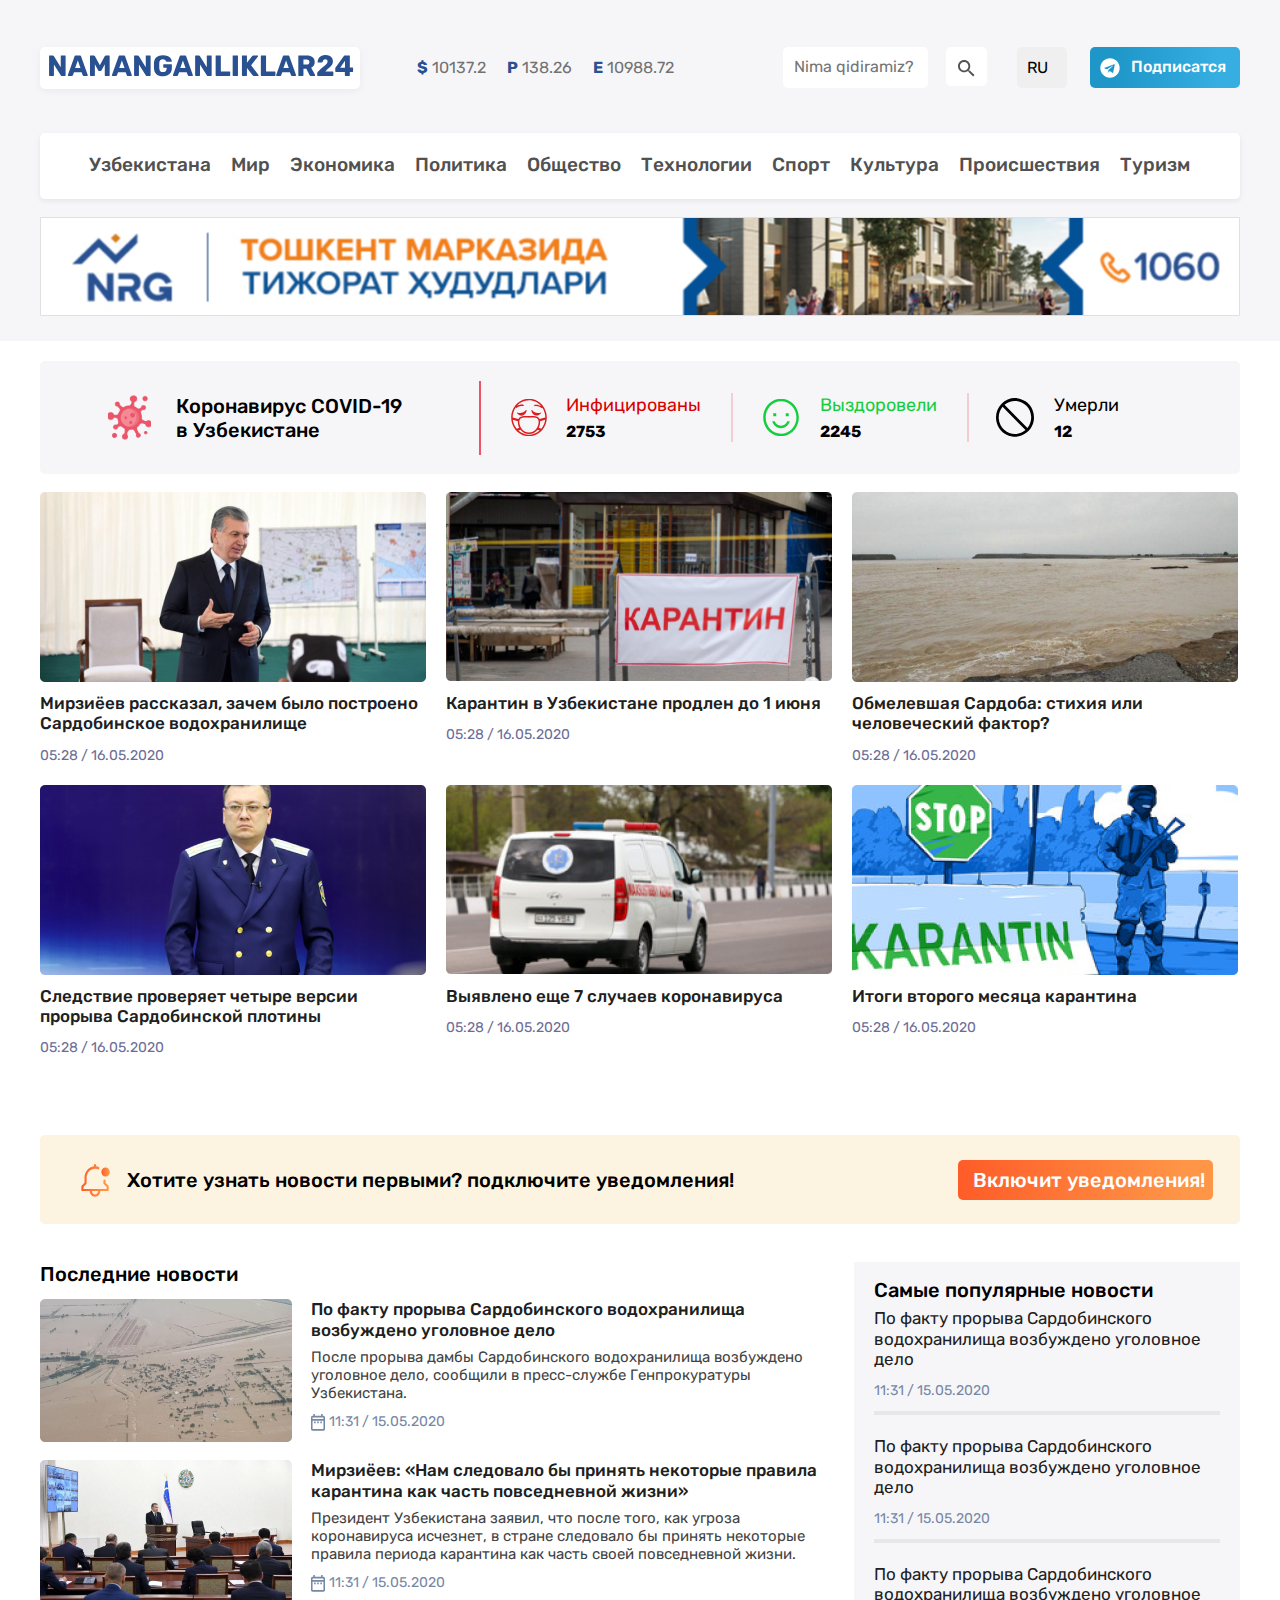
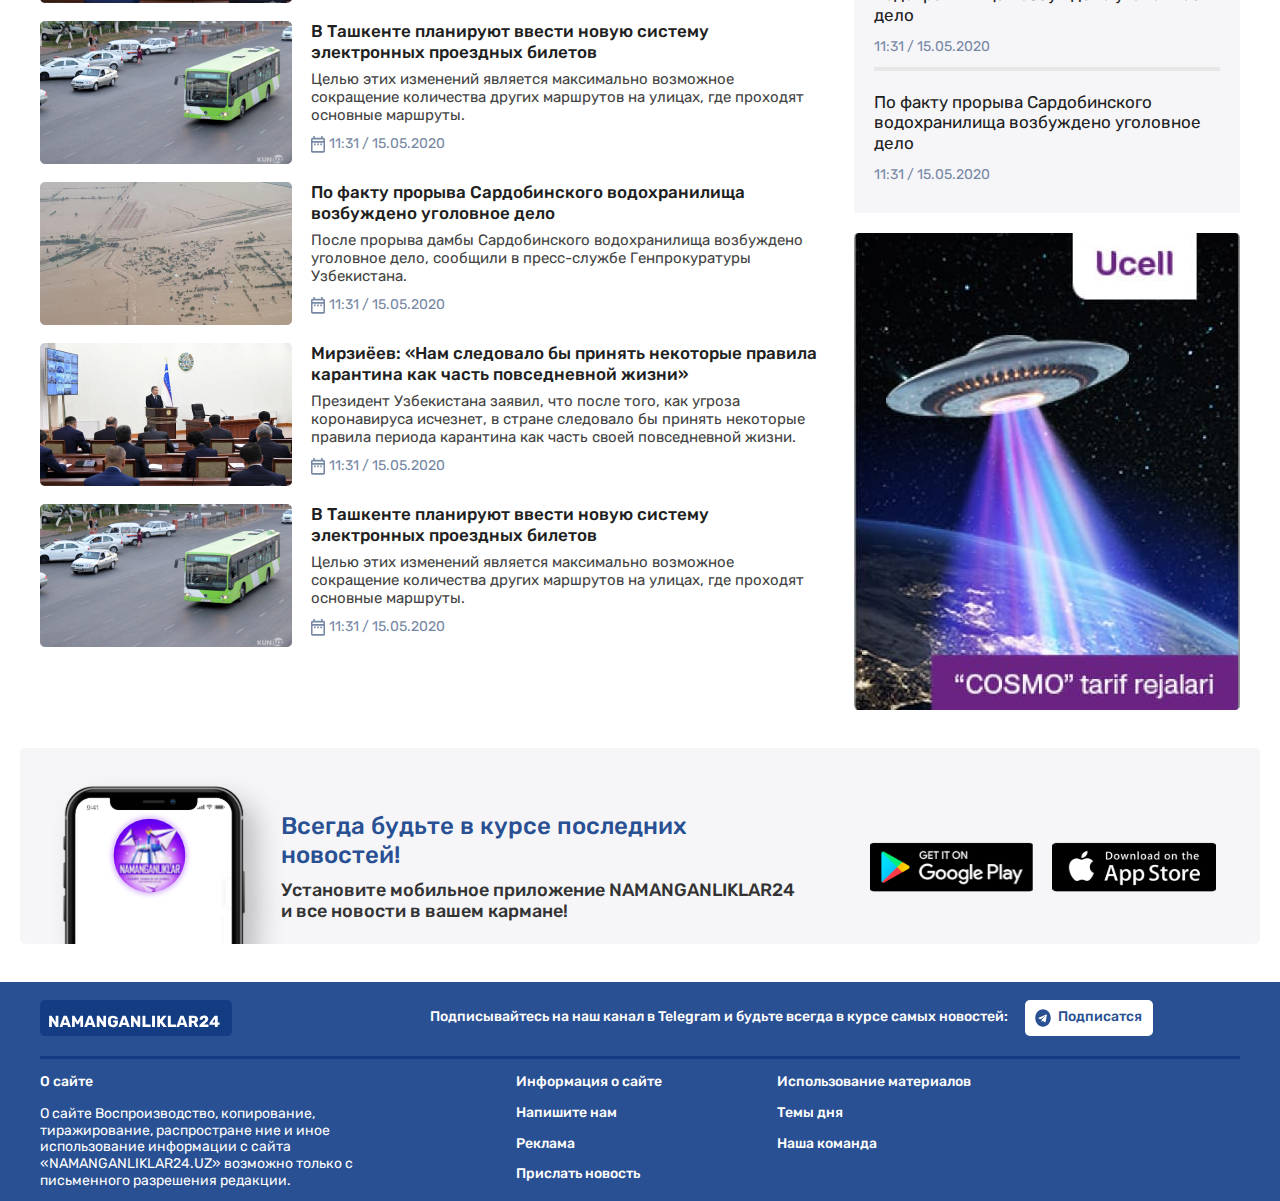
<file: index.html>
<!DOCTYPE html>
<html lang="en">
<head>
    <meta charset="UTF-8">
    <meta http-equiv="X-UA-Compatible" content="IE=edge">
    <meta name="viewport" content="width=device-width, initial-scale=1.0">
    <link rel="stylesheet" href="./css/normalize.css">
    <link rel="stylesheet" href="./css/main.min.css">
    <!-- <link rel="stylesheet" href="./css/main.css"> -->
    <title>Namanganliklar24</title>
</head>
<body>
    <!-- Main heading -->
    
    <h1 class="visually-hidden">Yangiliklar olamiga xush kelibsiz!</h1>
    
    <!-- Header page -->
    
    <header class="header-page">
        
        <!-- Header top -->
        
        <div class="header-top container">
            <div class="header-top-left">
                <a class="site-link" href="#">
                    <img class="site-logo" src="./images/namanganliklar24-logo.svg" alt="namanganliklar24-logo" width="306" height="33">
                </a>
                
                <ul class="currency-list">
                    <li class="currency-item">
                        <strong class="currency-symbol">$</strong>
                        10137.2
                    </li>
                    
                    <li class="currency-item">
                        <strong class="currency-symbol">P</strong>
                        138.26
                    </li>
                    
                    <li class="currency-item">
                        <strong class="currency-symbol">E</strong>
                        10988.72
                    </li>
                </ul>
            </div>
            
            <div class="header-top-right">
                <form action="#" class="search" method="GET" spellcheck="false">
                    <input class="search-item" type="text" name="search" id="searching" placeholder="Nima qidiramiz?">
                    
                    <label class="search-button" for="searching">
                        <img class="search-img" src="./images/magnifier.svg" alt="magnifier icon" width="17" height="17">
                    </label>
                </form>
                
                <select class="select-lang" name="select_lang">
                    <option class="lang" value="ru">RU</option>
                    
                    <option class="lang" value="uz">O'Z</option>
                    
                    <option class="lang" value="ru">EN</option>
                </select>
                
                <a class="telegram-link" href="#" target="_blank">
                    <img class="telegram-icon" src="./images/telegram-icon.svg" alt="telegram-icon" width="20" height="20">
                    Подписатся
                </a>
            </div>
        </div>
        
        <!-- Header bottom -->
        
        <div class="header-bottom">
            <div class="container">
                <nav class="nav">
                    <ul class="nav-list">
                        <li class="nav-item">
                            <a class="nav-link" href="#">
                                Узбекистана
                            </a>
                        </li>
                        
                        <li class="nav-item">
                            <a class="nav-link" href="#">
                                Мир  
                            </a>
                        </li>
                        
                        <li class="nav-item">
                            <a class="nav-link" href="#">
                                Экономика
                            </a>
                        </li>
                        
                        <li class="nav-item">
                            <a class="nav-link" href="./list.html">
                                Политика
                            </a>
                        </li>
                        
                        <li class="nav-item">
                            <a class="nav-link" href="#">
                                Общество
                            </a>
                        </li>
                        
                        <li class="nav-item">
                            <a class="nav-link" href="#">
                                Технологии
                            </a>
                        </li>
                        
                        <li class="nav-item">
                            <a class="nav-link" href="#">
                                Спорт
                            </a>
                        </li>
                        
                        <li class="nav-item">
                            <a class="nav-link" href="#">
                                Культура
                            </a>
                        </li>
                        
                        <li class="nav-item">
                            <a class="nav-link" href="#">
                                Происшествия
                            </a>
                        </li>
                        
                        <li class="nav-item">
                            <a class="nav-link" href="#">
                                Туризм
                            </a>
                        </li>
                    </ul>
                </nav>
            </div>
            
            <div class="advertising container">
                <a class="adv-link" href="https://www.u-nrg.uz" target="_blank">
                    <img class="adv-img" src="./images/nrg-banner.svg" alt="nrg-banner">
                </a>
            </div>
        </div>
    </header>
    
    
    <!-- Main page-->
    
    <main class="main-page">
        <section class="coronavirus-tablo">
            <div class="container coronavirus-tablo-container">
                <div class="tablo-info">
                    <h2 class="tablo-info-head">Коронавирус COVID-19 в Узбекистане</h2>
                </div>
                
                <ol class="tablo-list">
                    <li class="tablo-item infected">
                        <div class="infected-info-right">
                            <p class="infected-head">Инфицированы</p>
                            
                            <strong class="infected-stat">2753</strong>
                        </div>
                    </li>
                    
                    <li class="tablo-item recover">
                        <div class="revover-info-right">
                            <p class="recover-head">Выздоровели</p>
                            
                            <strong class="recover-stat">2245</strong>
                        </div>
                    </li>
                    
                    <li class="tablo-item died">
                        <div class="died-info-right">
                            <p class="died-head">Умерли</p>
                            
                            <strong class="died-stat">12</strong>
                        </div>
                    </li>
                </ol>
            </div>
        </section>
        
        <!-- News -->
        
        <section class="news">
            <div class="container">
                <h2 class="visually-hidden">Топ новосты</h2>
                
                <ul class="news-list">
                    <li class="news-item">
                        <a class="news-link" href="">
                            <img class="news-img" src="./images/president.png" alt="президент Узбекистана" width="386" height="190">
                            
                            <h3 class="news-head">
                                Мирзиёев рассказал, зачем было построено Сардобинское водохранилище
                            </h3>
                            
                            <time class="news-data" datetime="2020-05-16 05:28">05:28 / 16.05.2020</time>
                        </a>
                    </li>
                    
                    <li class="news-item">
                        <a class="news-link" href="#">
                            <img class="news-img" src="./images/karantin.png" alt="Карантин ещё вернулось" width="386" height="190">
                            
                            <h3 class="news-head">
                                Карантин в Узбекистане продлен до 1 июня
                            </h3>
                            
                            <time class="news-data" datetime="2020-05-16 05:28">05:28 / 16.05.2020</time>
                        </a>
                    </li>
                    
                    <li class="news-item">
                        <a class="news-link" href="#">
                            <img class="news-img" src="./images/sardoba.png" alt="Безбрежные волны прокатились по Сардобу" width="386" height="190">
                            
                            <h3 class="news-head">
                                Обмелевшая Сардоба: стихия или человеческий фактор?
                            </h3>
                            
                            <time class="news-data" datetime="2020-05-16 05:28">05:28 / 16.05.2020</time>
                        </a>
                        
                    </li>
                    
                    <li class="news-item">
                        <a class="news-link" href="#">
                            <img class="news-img" src="./images/prokuror.png" alt="прокурор смотрит с трибуны грустными глазами" width="386" height="190">
                            
                            <h3 class="news-head">
                                Следствие проверяет четыре версии прорыва Сардобинской плотины
                            </h3>
                            
                            <time class="news-data" datetime="2020-05-16 05:28">05:28 / 16.05.2020</time>
                        </a>
                    </li>
                    
                    <li class="news-item">
                        <a class="news-link" href="#">
                            <img class="news-img" src="./images/tez-yordam.png" alt="скорая помощь в пути" width="386" height="190">
                            
                            <h3 class="news-head">
                                Выявлено еще 7 случаев коронавируса
                            </h3>
                            
                            <time class="news-data" datetime="2020-05-16 05:28">05:28 / 16.05.2020</time>
                        </a>
                    </li>
                    
                    <li class="news-item">
                        <a class="news-link" href="#">
                            <img class="news-img" src="./images/stop-karantin.png" alt="Стоп Карантин" width="386" height="190">
                            
                            <h3 class="news-head">
                                Итоги второго месяца карантина
                            </h3>
                            
                            <time class="news-data" datetime="2020-05-16 05:28">05:28 / 16.05.2020</time>
                        </a>
                        
                    </li>
                </ul>
            </div>
        </section>
        
        <section class="subscribe-news">
            <div class="container subscribe">
                <img class="subscribe-icon" src="./images/bell-icon.svg" alt="bell icon" width="29" height="35">
                
                <h3 class="subscribe-head">Хотите узнать новости первыми? подключите уведомления!</h3>
                
                <a class="subscribe-link" href="#">Включит  уведомления!</a>
            </div>
        </section>
        
        
        <!-- All news -->
        
        <section class="news-banner">
            <h2 class="visually-hidden">Доска новостей</h2>
            
            <div class="news-banner-container container">
                <div class="last-news">
                    <h3 class="last-news-heading">Последние новости</h3>
                    
                    <ul class="last-news-list">
                        <li class="l-news-item">
                            <a class="l-news-link" href="#">
                                <img class="l-news-img" src="./images/flood.png" alt="вода затопила весь город" width="252" height="143">
                            </a>
                            
                            <div class="l-news-info">
                                <a class="l-news-item-link" href="#">
                                    <h4 class="l-news-item-head">
                                        По факту прорыва Сардобинского водохранилища возбуждено уголовное дело
                                    </h4>
                                    
                                    <p class="l-news-item-des">После прорыва дамбы Сардобинского водохранилища возбуждено уголовное дело, сообщили в пресс-службе Генпрокуратуры Узбекистана.</p>
                                    
                                    <span class="l-news-data">
                                        <img class="l-news-data-icon" src="./images/calendar.svg" alt="Иконка календара">
                                        
                                        <time class="l-news-item-data" datetime="2020-05-15 11:31">11:31 / 15.05.2020</time>
                                    </span>
                                </a>
                            </div>
                        </li>
                        
                        <li class="l-news-item">
                            <a class="l-news-link" href="#">
                                <img class="l-news-img" src="./images/president-in-assambly.png" alt="Президент на встрече" width="252" height="143">
                            </a>
                            
                            <div class="l-news-info">
                                <a class="l-news-item-link" href="#">
                                    <h4 class="l-news-item-head">
                                        Мирзиёев: «Нам следовало бы принять некоторые правила карантина как часть повседневной жизни»
                                    </h4>
                                    
                                    <p class="l-news-item-des">Президент Узбекистана заявил, что после того, как угроза коронавируса исчезнет, в стране следовало бы принять некоторые правила периода карантина как часть своей повседневной жизни.
                                    </p>
                                    
                                    <span class="l-news-data">
                                        <img class="l-news-data-icon" src="./images/calendar.svg" alt="Иконка календара">
                                        
                                        <time class="l-news-item-data" datetime="2020-05-15 11:31">11:31 / 15.05.2020</time>
                                    </span>
                                </a>
                            </div>
                        </li>
                        
                        <li class="l-news-item">
                            <a class="l-news-link" href="#">
                                <img class="l-news-img" src="./images/bus-in-road.png" alt="Автобус едить на дороге" width="252" height="143">
                            </a>
                            
                            <div class="l-news-info">
                                <a class="l-news-item-link" href="#">
                                    <h4 class="l-news-item-head">
                                        В Ташкенте планируют ввести новую систему электронных проездных билетов
                                    </h4>
                                    
                                    <p class="l-news-item-des">Целью этих изменений является максимально возможное сокращение количества других маршрутов на улицах, где проходят основные маршруты.</p>
                                    
                                    <span class="l-news-data">
                                        <img class="l-news-data-icon" src="./images/calendar.svg" alt="Иконка календара">
                                        
                                        <time class="l-news-item-data" datetime="2020-05-15 11:31">11:31 / 15.05.2020</time>
                                    </span>
                                </a>
                            </div>
                        </li>
                        
                        <li class="l-news-item">
                            <a class="l-news-link" href="#">
                                <img class="l-news-img" src="./images/flood.png" alt="вода затопила весь город" width="252" height="143">
                            </a>
                            
                            <div class="l-news-info">
                                <a class="l-news-item-link" href="#">
                                    <h4 class="l-news-item-head">
                                        По факту прорыва Сардобинского водохранилища возбуждено уголовное дело
                                    </h4>
                                    
                                    <p class="l-news-item-des">После прорыва дамбы Сардобинского водохранилища возбуждено уголовное дело, сообщили в пресс-службе Генпрокуратуры Узбекистана.</p>
                                    
                                    <span class="l-news-data">
                                        <img class="l-news-data-icon" src="./images/calendar.svg" alt="Иконка календара">
                                        
                                        <time class="l-news-item-data" datetime="2020-05-15 11:31">11:31 / 15.05.2020</time>
                                    </span>
                                </a>
                            </div>
                        </li>
                        
                        <li class="l-news-item">
                            <a class="l-news-link" href="#">
                                <img class="l-news-img" src="./images/president-in-assambly.png" alt="Президент на встрече" width="252" height="143">
                            </a>
                            
                            <div class="l-news-info">
                                <a class="l-news-item-link" href="#">
                                    <h4 class="l-news-item-head">
                                        Мирзиёев: «Нам следовало бы принять некоторые правила карантина как часть повседневной жизни»
                                    </h4>
                                    
                                    <p class="l-news-item-des">Президент Узбекистана заявил, что после того, как угроза коронавируса исчезнет, в стране следовало бы принять некоторые правила периода карантина как часть своей повседневной жизни.
                                    </p>
                                    
                                    <span class="l-news-data">
                                        <img class="l-news-data-icon" src="./images/calendar.svg" alt="Иконка календара">
                                        
                                        <time class="l-news-item-data" datetime="2020-05-15 11:31">11:31 / 15.05.2020</time>
                                    </span>
                                </a>
                            </div>
                        </li>
                        
                        <li class="l-news-item">
                            <a class="l-news-link" href="#">
                                <img class="l-news-img" src="./images/bus-in-road.png" alt="Автобус едить на дороге" width="252" height="143">
                            </a>
                            
                            <div class="l-news-info">
                                <a class="l-news-item-link" href="#">
                                    <h4 class="l-news-item-head">
                                        В Ташкенте планируют ввести новую систему электронных проездных билетов
                                    </h4>
                                    
                                    <p class="l-news-item-des">Целью этих изменений является максимально возможное сокращение количества других маршрутов на улицах, где проходят основные маршруты.</p>
                                    
                                    <span class="l-news-data">
                                        <img class="l-news-data-icon" src="./images/calendar.svg" alt="Иконка календара">
                                        
                                        <time class="l-news-item-data" datetime="2020-05-15 11:31">11:31 / 15.05.2020</time>
                                    </span>
                                </a>
                            </div>
                        </li>
                    </ul>
                </div>
                
                <div class="top-news">
                    <div class="top-news-top">
                        <h4 class="top-news-top-heading">
                            Cамые популярные новости
                        </h4>
                        
                        <ul class="top-news-list">
                            <li class="top-news-item">
                                <a class="top-news-link" href="">
                                    <h4 class="top-news-head">
                                        По факту прорыва Сардобинского водохранилища возбуждено уголовное дело
                                    </h4>
                                    
                                    <time class="top-news-data" datetime="2020-05-15 11:31">11:31 / 15.05.2020</time>
                                </a>
                            </li>
                            
                            <li class="top-news-item">
                                <a class="top-news-link" href="">
                                    <h4 class="top-news-head">
                                        По факту прорыва Сардобинского водохранилища возбуждено уголовное дело
                                    </h4>
                                    
                                    <time class="top-news-data" datetime="2020-05-15 11:31">11:31 / 15.05.2020</time>
                                </a>
                            </li>
                            
                            <li class="top-news-item">
                                <a class="top-news-link" href="">
                                    <h4 class="top-news-head">
                                        По факту прорыва Сардобинского водохранилища возбуждено уголовное дело
                                    </h4>
                                    
                                    <time class="top-news-data" datetime="2020-05-15 11:31">11:31 / 15.05.2020</time>
                                </a>
                            </li>
                            
                            <li class="top-news-item">
                                <a class="top-news-link" href="">
                                    <h4 class="top-news-head">
                                        По факту прорыва Сардобинского водохранилища возбуждено уголовное дело
                                    </h4>
                                    
                                    <time class="top-news-data" datetime="2020-05-15 11:31">11:31 / 15.05.2020</time>
                                </a>
                            </li>
                        </ul>
                    </div>
                    
                    <a class="adv-link" href="https://ucell.uz/uz/subscribers/tariffs/cosmo_tariff_line">
                        <img class="adv-img" src="./images/ucell.jpg" alt="Cosmo тарифы от Ucell" width="386" height="477">    
                    </a>
                </div>
            </div>
        </div>
    </section>
    
    <!-- Download mobile apps -->
    
    <section class="download">
        <div class="download-container container">
            <img class="download-img" src="./images/namanganlioklar-circle.svg" alt="Namanganliklar logo subscribe" width="85" height="87">
            <div class="download-info">
                <div class="download-about">
                    <h2 class="download-head">
                        Всегда будьте в курсе последних новостей!
                    </h2>
                    
                    <p class="download-des">Установите мобильное приложение NAMANGANLIKLAR24 и все новости в вашем кармане!</p>
                </div>
                
                <a class="download-info-link" href="#" target="_blank">
                    <img class="download-info-img" src="./images/playmarket.svg" alt="icon playmarket" width="163" height="50">
                </a>
                
                <a class="download-info-link" href="#" target="_blank">
                    <img class="download-info-img" src="./images/appstore.svg" alt="icon appstore" width="164" height="50"> 
                </a>
            </div>
            
        </div>
    </section>
</main>


<!-- Footer page -->

<footer class="footer-page">
    <div class="footer-page-container container">
        <div class="footer-top">
            <a class="footer-link" href="./index.html">
                <img src="./images/namanganliklar-logo-white.svg" alt="namangaliklar24 logo">
            </a>
            
            <strong class="footer-head">Подписывайтесь на наш канал в Telegram и будьте всегда в курсе самых новостей:</strong>
            
            <a class="footer-telegram-link" href="#" target="_blank">
                <img class="footer-telegram-icon" src="./images/telegram-white-icon.svg" alt="Telegram icon" width="18" height="18">
                Подписатся
            </a>
        </div>
        
        <span class="footer-line"></span>
        
        <div class="footer-bottom">
            <div class="about-site">
                <strong class="about-site-head">О сайте</strong>
                
                <p class="about-site-des">О сайте 
                    Воспроизводство, копирование, тиражирование, распростране ние и иное использование информации с сайта «NAMANGANLIKLAR24.UZ» возможно только с письменного разрешения редакции.
                </p>
            </div>
            
            <ul class="links-list">
                <li class="links-item">
                    <a class="links-link" href="#">Информация о сайте</a>
                </li>
                
                <li class="links-item">
                    <a class="links-link" href="./contact.html">Напишите нам</a>
                </li>
                
                <li class="links-item">
                    <a class="links-link" href="#">Реклама</a>
                </li>
                
                <li class="links-item">
                    <a class="links-link" href="#">Прислать новость</a>
                </li>
            </ul>
            
            <ul class="links-list">
                <li class="links-item">
                    <a class="links-link" href="#">Использование материалов</a>
                </li>
                
                <li class="links-item">
                    <a class="links-link" href="#">Темы дня</a>
                </li>
                
                <li class="links-item">
                    <a class="links-link" href="#">Наша команда</a>
                </li>
            </ul>
        </div>
    </div>
</footer>
</body>
</html>
</file>
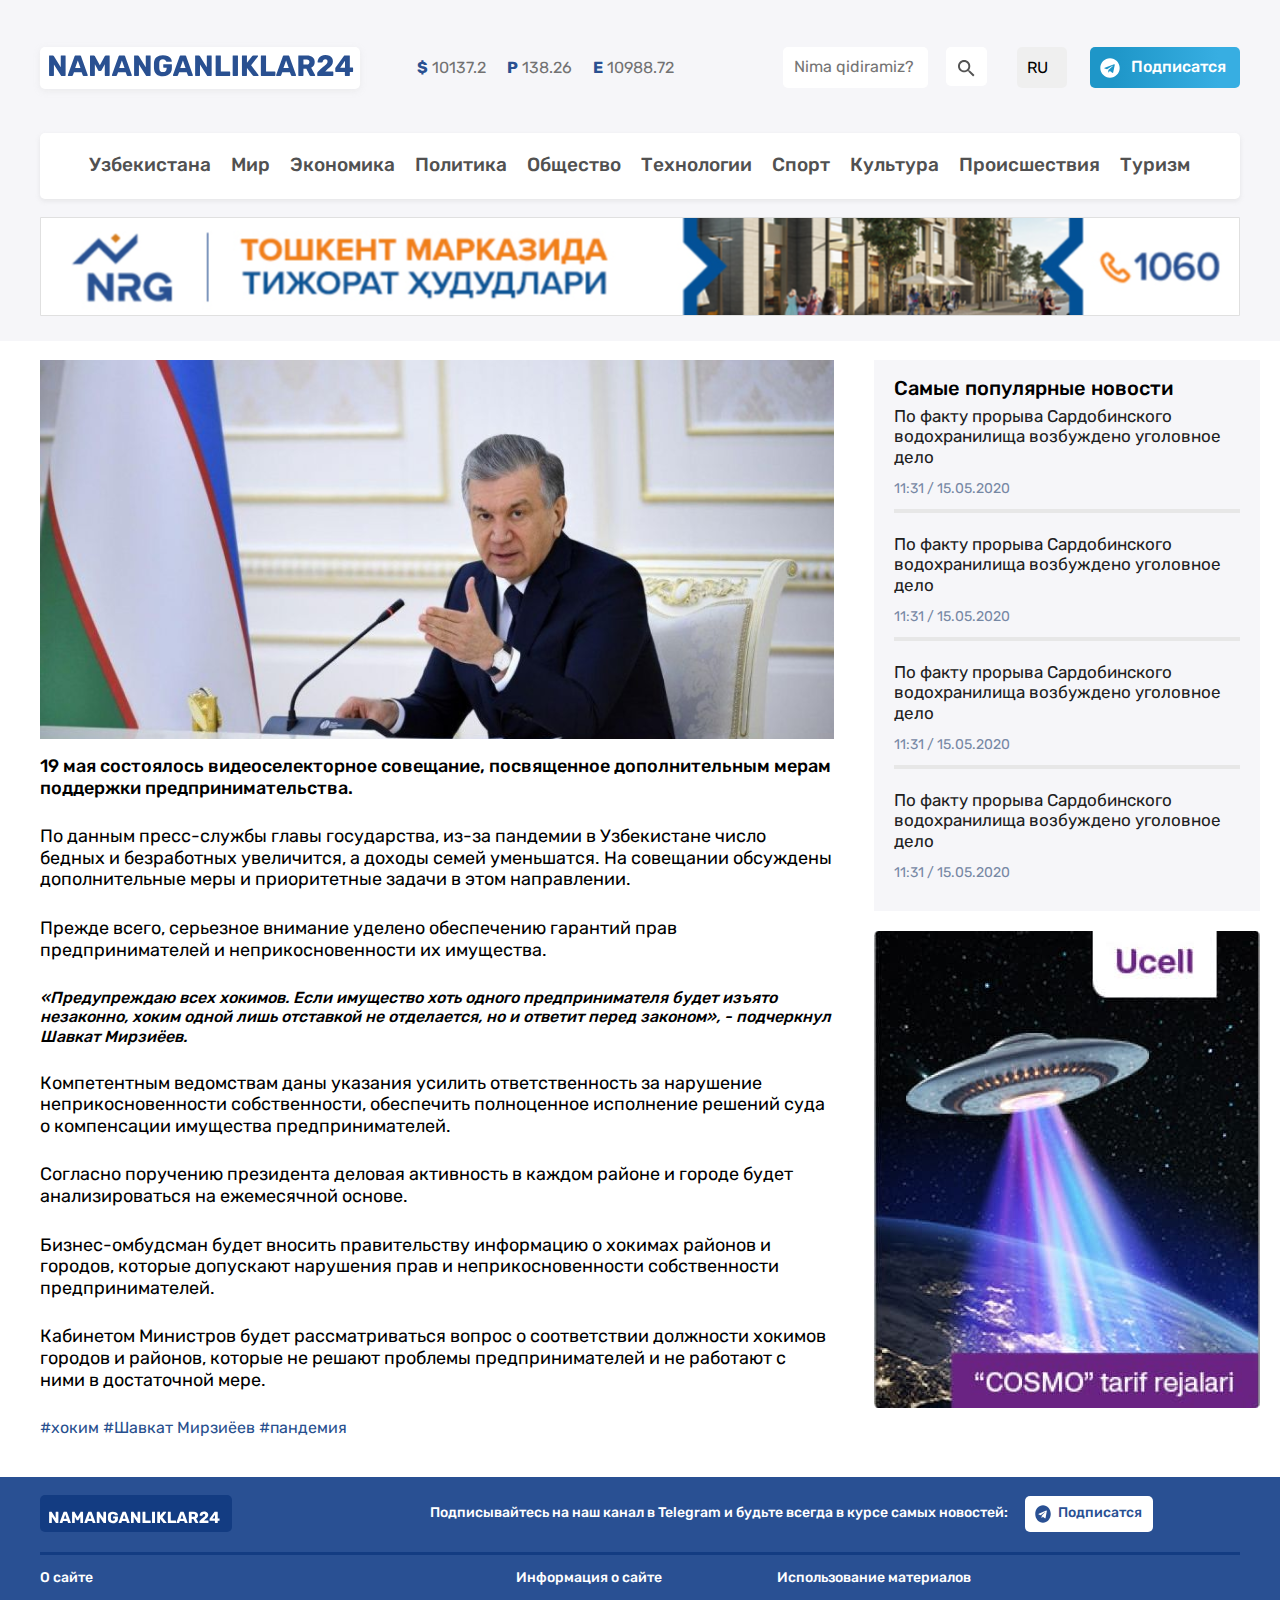
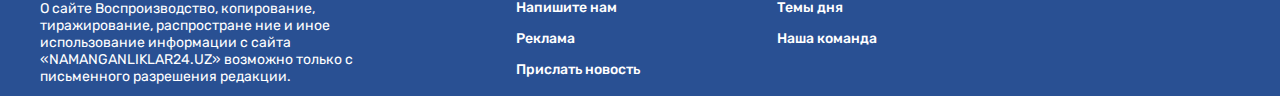
<file: article.html>
<!DOCTYPE html>
<html lang="ru">
<head>
    <meta charset="UTF-8">
    <meta http-equiv="X-UA-Compatible" content="IE=edge">
    <meta name="viewport" content="width=device-width, initial-scale=1.0">
    <link rel="stylesheet" href="./css/normalize.css">
    <link rel="stylesheet" href="./css/main.min.css">
    <!-- <link rel="stylesheet" href="./css/main.css"> -->
    <title>Article</title>
</head>
<body>
    <!-- Main heading -->
    
    <h1 class="visually-hidden">Yangiliklar olamiga xush kelibsiz!</h1>
    
    <!-- Header page -->
    
    <header class="header-page">
        
        <!-- Header top -->
        
        <div class="header-top container">
            <div class="header-top-left">
                <a class="site-link" href="#">
                    <img class="site-logo" src="./images/namanganliklar24-logo.svg" alt="namanganliklar24-logo" width="306" height="33">
                </a>
                
                <ul class="currency-list">
                    <li class="currency-item">
                        <strong class="currency-symbol">$</strong>
                        10137.2
                    </li>
                    
                    <li class="currency-item">
                        <strong class="currency-symbol">P</strong>
                        138.26
                    </li>
                    
                    <li class="currency-item">
                        <strong class="currency-symbol">E</strong>
                        10988.72
                    </li>
                </ul>
            </div>
            
            <div class="header-top-right">
                <form action="#" class="search" method="GET" spellcheck="false">
                    <input class="search-item" type="text" name="search" id="searching" placeholder="Nima qidiramiz?">
                    
                    <label class="search-button" for="searching">
                        <img class="search-img" src="./images/magnifier.svg" alt="magnifier icon" width="17" height="17">
                    </label>
                </form>
                
                <select class="select-lang" name="select_lang">
                    <option class="lang" value="ru">RU</option>
                    
                    <option class="lang" value="uz">O'Z</option>
                    
                    <option class="lang" value="ru">EN</option>
                </select>
                
                <a class="telegram-link" href="#" target="_blank">
                    <img class="telegram-icon" src="./images/telegram-icon.svg" alt="telegram-icon" width="20" height="20">
                    Подписатся
                </a>
            </div>
        </div>
        
        <!-- Header bottom -->
        
        <div class="header-bottom">
            <div class="container">
                <nav class="nav">
                    <ul class="nav-list">
                        <li class="nav-item">
                            <a class="nav-link" href="#">
                                Узбекистана
                            </a>
                        </li>
                        
                        <li class="nav-item">
                            <a class="nav-link" href="#">
                                Мир  
                            </a>
                        </li>
                        
                        <li class="nav-item">
                            <a class="nav-link" href="#">
                                Экономика
                            </a>
                        </li>
                        
                        <li class="nav-item">
                            <a class="nav-link" href="./list.html">
                                Политика
                            </a>
                        </li>
                        
                        <li class="nav-item">
                            <a class="nav-link" href="#">
                                Общество
                            </a>
                        </li>
                        
                        <li class="nav-item">
                            <a class="nav-link" href="#">
                                Технологии
                            </a>
                        </li>
                        
                        <li class="nav-item">
                            <a class="nav-link" href="#">
                                Спорт
                            </a>
                        </li>
                        
                        <li class="nav-item">
                            <a class="nav-link" href="#">
                                Культура
                            </a>
                        </li>
                        
                        <li class="nav-item">
                            <a class="nav-link" href="#">
                                Происшествия
                            </a>
                        </li>
                        
                        <li class="nav-item">
                            <a class="nav-link" href="#">
                                Туризм
                            </a>
                        </li>
                    </ul>
                </nav>
            </div>
            
            <div class="advertising container">
                <a class="adv-link" href="https://www.u-nrg.uz" target="_blank">
                    <img class="adv-img" src="./images/nrg-banner.svg" alt="nrg-banner">
                </a>
            </div>
        </div>
    </header>
    
    
    <!-- Main page-->
    
    <main class="main-page">
        
        <!-- All news -->
        
        <section class="list-news-banner">
            <h2 class="visually-hidden">Доска новостей</h2>
            
            <div class="container">
                <div class="article">
                    <img class="article-img" src="./images/president-uzb.png" alt="Президент Узбекистана" width="794" height="379">
                    
                    <h2 class="article-head">
                        19 мая состоялось видеоселекторное совещание, посвященное дополнительным мерам поддержки предпринимательства.
                    </h2>
                    
                    <p class="article-des">
                        По данным пресс-службы главы государства, из-за пандемии в Узбекистане число бедных и безработных увеличится, а доходы семей уменьшатся. На совещании обсуждены дополнительные меры и приоритетные задачи в этом направлении. 
                    </p>

                    <p class="article-des">
                        Прежде всего, серьезное внимание уделено обеспечению гарантий прав предпринимателей и неприкосновенности их имущества.
                    </p>

                    <blockquote class="article-quote" cite="https://namanganliklar24.uz">«Предупреждаю всех хокимов. Если имущество хоть одного предпринимателя будет изъято незаконно, хоким одной лишь отставкой не отделается, но и ответит перед законом», - подчеркнул Шавкат Мирзиёев.</blockquote>

                    <p class="article-des">
                        Компетентным ведомствам даны указания усилить ответственность за нарушение неприкосновенности собственности, обеспечить полноценное исполнение решений суда о компенсации имущества предпринимателей.
                    </p>

                    <p class="article-des">
                        Согласно поручению президента деловая активность в каждом районе и городе будет анализироваться на ежемесячной основе.
                    </p>

                    <p class="article-des">
                        Бизнес-омбудсман будет вносить правительству информацию о хокимах районов и городов, которые допускают нарушения прав и неприкосновенности собственности предпринимателей.
                    </p>

                    <p class="article-des">
                        Кабинетом Министров будет рассматриваться вопрос о соответствии должности хокимов городов и районов, которые не решают проблемы предпринимателей и не работают с ними в достаточной мере.
                    </p>
                    
                    <a class="article-teg" href="#">#хоким</a>
                    
                    <a class="article-teg" href="#">#Шавкат Мирзиёев</a>
                    
                    <a class="article-teg" href="#">#пандемия</a>
                </div>
                
                <div class="top-news">
                    <div class="top-news-top">
                        <h4 class="top-news-top-heading">
                            Cамые популярные новости
                        </h4>
                        
                        <ul class="top-news-list">
                            <li class="top-news-item">
                                <a class="top-news-link" href="">
                                    <h4 class="top-news-head">
                                        По факту прорыва Сардобинского водохранилища возбуждено уголовное дело
                                    </h4>
                                    
                                    <time class="top-news-data" datetime="2020-05-15 11:31">11:31 / 15.05.2020</time>
                                </a>
                            </li>
                            
                            <li class="top-news-item">
                                <a class="top-news-link" href="">
                                    <h4 class="top-news-head">
                                        По факту прорыва Сардобинского водохранилища возбуждено уголовное дело
                                    </h4>
                                    
                                    <time class="top-news-data" datetime="2020-05-15 11:31">11:31 / 15.05.2020</time>
                                </a>
                            </li>
                            
                            <li class="top-news-item">
                                <a class="top-news-link" href="">
                                    <h4 class="top-news-head">
                                        По факту прорыва Сардобинского водохранилища возбуждено уголовное дело
                                    </h4>
                                    
                                    <time class="top-news-data" datetime="2020-05-15 11:31">11:31 / 15.05.2020</time>
                                </a>
                            </li>
                            
                            <li class="top-news-item">
                                <a class="top-news-link" href="">
                                    <h4 class="top-news-head">
                                        По факту прорыва Сардобинского водохранилища возбуждено уголовное дело
                                    </h4>
                                    
                                    <time class="top-news-data" datetime="2020-05-15 11:31">11:31 / 15.05.2020</time>
                                </a>
                            </li>
                        </ul>
                    </div>
                    
                    <a class="adv-link" href="https://ucell.uz/uz/subscribers/tariffs/cosmo_tariff_line">
                        <img class="adv-img" src="./images/ucell.jpg" alt="Cosmo тарифы от Ucell" width="386" height="477">    
                    </a>
                </div>
            </div>
        </section>
    </main>
    
    
    <!-- Footer page -->
    
    <footer class="footer-page">
        <div class="container footer-page-container">
            <div class="footer-top">
                <a class="footer-link" href="./index.html">
                    <img src="./images/namanganliklar-logo-white.svg" alt="namangaliklar24 logo">
                </a>
                
                <strong class="footer-head">Подписывайтесь на наш канал в Telegram и будьте всегда в курсе самых новостей:</strong>
                
                <a class="footer-telegram-link" href="#" target="_blank">
                    <img class="footer-telegram-icon" src="./images/telegram-white-icon.svg" alt="Telegram icon" width="18" height="18">
                    Подписатся
                </a>
            </div>
            
            <span class="footer-line"></span>
            
            <div class="footer-bottom">
                <div class="about-site">
                    <strong class="about-site-head">О сайте</strong>
                    
                    <p class="about-site-des">О сайте 
                        Воспроизводство, копирование, тиражирование, распростране ние и иное использование информации с сайта «NAMANGANLIKLAR24.UZ» возможно только с письменного разрешения редакции.
                    </p>
                </div>
                
                <ul class="links-list">
                    <li class="links-item">
                        <a class="links-link" href="#">Информация о сайте</a>
                    </li>
                    
                    <li class="links-item">
                        <a class="links-link" href="./contact.html">Напишите нам</a>
                    </li>
                    
                    <li class="links-item">
                        <a class="links-link" href="#">Реклама</a>
                    </li>
                    
                    <li class="links-item">
                        <a class="links-link" href="#">Прислать новость</a>
                    </li>
                </ul>
                
                <ul class="links-list">
                    <li class="links-item">
                        <a class="links-link" href="#">Использование материалов</a>
                    </li>
                    
                    <li class="links-item">
                        <a class="links-link" href="#">Темы дня</a>
                    </li>
                    
                    <li class="links-item">
                        <a class="links-link" href="#">Наша команда</a>
                    </li>
                </ul>
            </div>
        </div>
    </footer>
</body>
</html>
</file>
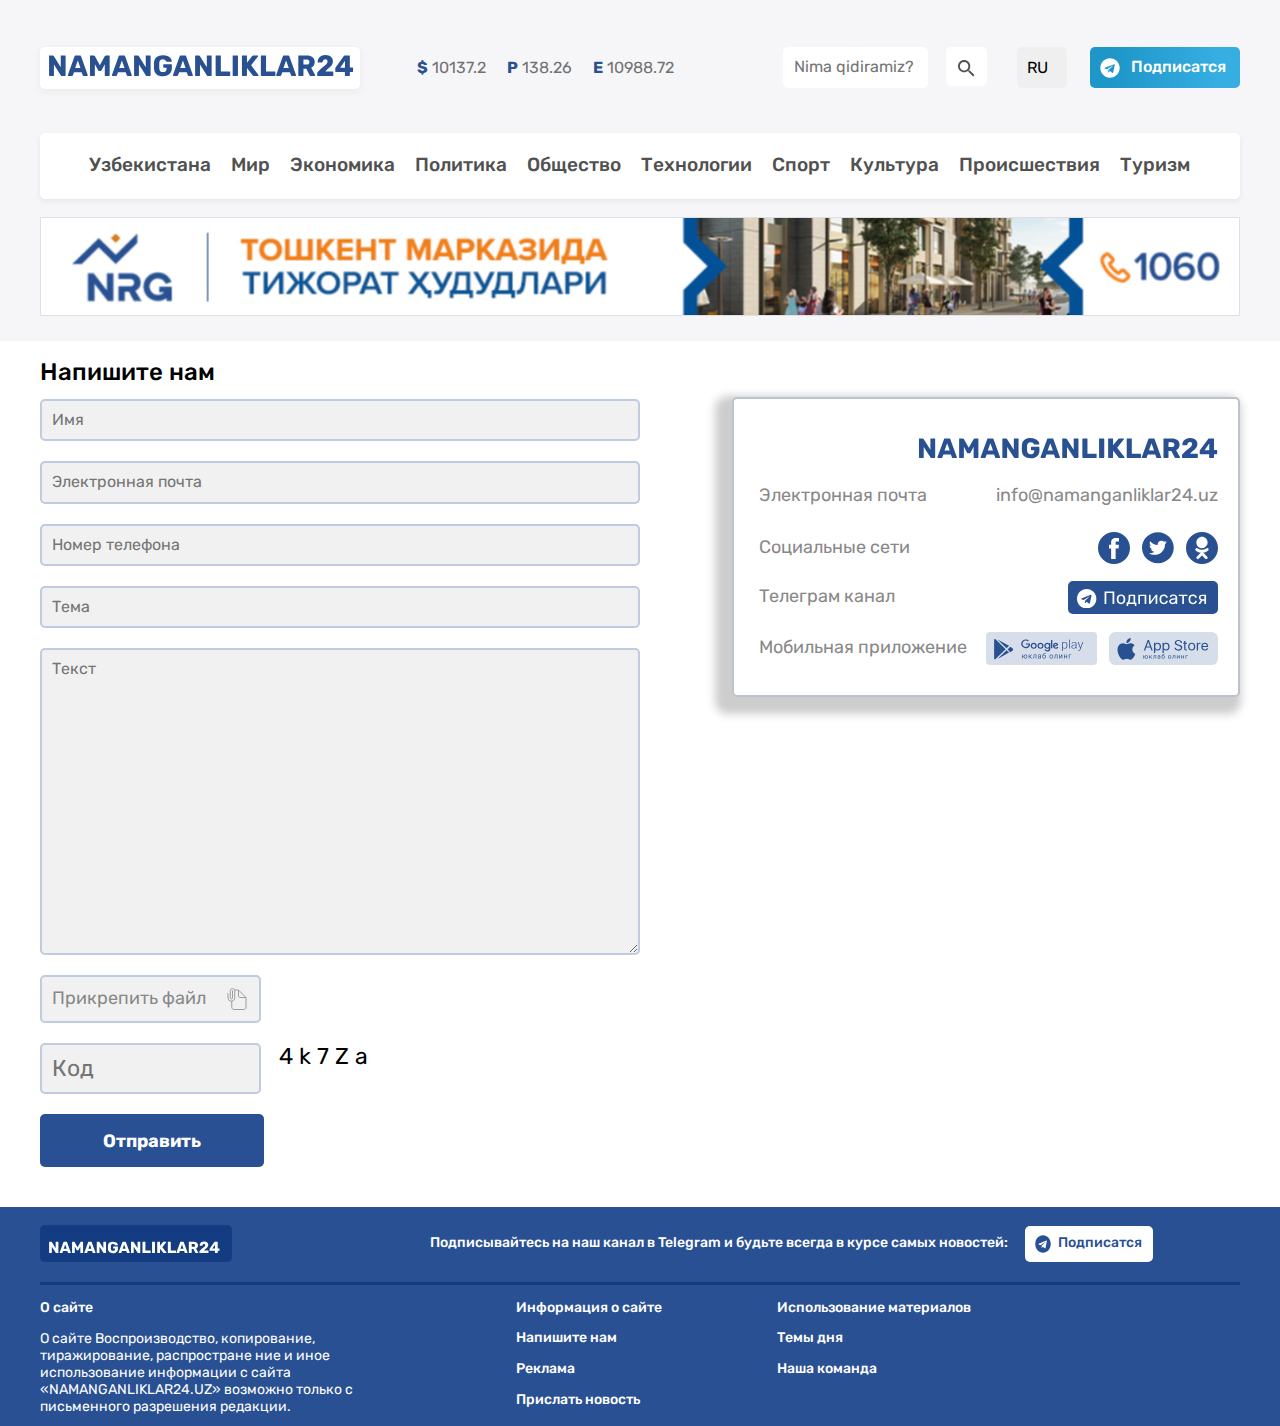
<file: contact.html>
<!DOCTYPE html>
<html lang="en">
<head>
    <meta charset="UTF-8">
    <meta http-equiv="X-UA-Compatible" content="IE=edge">
    <meta name="viewport" content="width=device-width, initial-scale=1.0">
    <link rel="stylesheet" href="./css/normalize.css">
    <link rel="stylesheet" href="./css/main.min.css">
    <!-- <link rel="stylesheet" href="./css/main.css"> -->
    <title>Напишите нам</title>
</head>
<body>
    <!-- Main heading -->
    
    <h1 class="visually-hidden">Yangiliklar olamiga xush kelibsiz!</h1>
    
    <!-- Header page -->
    
    <header class="header-page">
        
        <!-- Header top -->
        
        <div class="header-top container">
            <div class="header-top-left">
                <a class="site-link" href="#">
                    <img class="site-logo" src="./images/namanganliklar24-logo.svg" alt="namanganliklar24-logo" width="306" height="33">
                </a>
                
                <ul class="currency-list">
                    <li class="currency-item">
                        <strong class="currency-symbol">$</strong>
                        10137.2
                    </li>
                    
                    <li class="currency-item">
                        <strong class="currency-symbol">P</strong>
                        138.26
                    </li>
                    
                    <li class="currency-item">
                        <strong class="currency-symbol">E</strong>
                        10988.72
                    </li>
                </ul>
            </div>
            
            <div class="header-top-right">
                <form action="#" class="search" method="GET" spellcheck="false">
                    <input class="search-item" type="text" name="search" id="searching" placeholder="Nima qidiramiz?">
                    
                    <label class="search-button" for="searching">
                        <img class="search-img" src="./images/magnifier.svg" alt="magnifier icon" width="17" height="17">
                    </label>
                </form>
                
                <select class="select-lang" name="select_lang">
                    <option class="lang" value="ru">RU</option>
                    
                    <option class="lang" value="uz">O'Z</option>
                    
                    <option class="lang" value="ru">EN</option>
                </select>
                
                <a class="telegram-link" href="#" target="_blank">
                    <img class="telegram-icon" src="./images/telegram-icon.svg" alt="telegram-icon" width="20" height="20">
                    Подписатся
                </a>
            </div>
        </div>
        
        <!-- Header bottom -->
        
        <div class="header-bottom">
            <div class="container">
                <nav class="nav">
                    <ul class="nav-list">
                        <li class="nav-item">
                            <a class="nav-link" href="#">
                                Узбекистана
                            </a>
                        </li>
                        
                        <li class="nav-item">
                            <a class="nav-link" href="#">
                                Мир  
                            </a>
                        </li>
                        
                        <li class="nav-item">
                            <a class="nav-link" href="#">
                                Экономика
                            </a>
                        </li>
                        
                        <li class="nav-item">
                            <a class="nav-link" href="./list.html">
                                Политика
                            </a>
                        </li>
                        
                        <li class="nav-item">
                            <a class="nav-link" href="#">
                                Общество
                            </a>
                        </li>
                        
                        <li class="nav-item">
                            <a class="nav-link" href="#">
                                Технологии
                            </a>
                        </li>
                        
                        <li class="nav-item">
                            <a class="nav-link" href="#">
                                Спорт
                            </a>
                        </li>
                        
                        <li class="nav-item">
                            <a class="nav-link" href="#">
                                Культура
                            </a>
                        </li>
                        
                        <li class="nav-item">
                            <a class="nav-link" href="#">
                                Происшествия
                            </a>
                        </li>
                        
                        <li class="nav-item">
                            <a class="nav-link" href="#">
                                Туризм
                            </a>
                        </li>
                    </ul>
                </nav>
            </div>
            
            <div class="advertising container">
                <a class="adv-link" href="https://www.u-nrg.uz" target="_blank">
                    <img class="adv-img" src="./images/nrg-banner.svg" alt="nrg-banner">
                </a>
            </div>
        </div>
    </header>
    
    <main class="main-page">
        <section class="contact-with-us">
            <div class="container contact-with-us-container">
                <div class="contact">
                    <h2 class="contact-head">Напишите нам</h2>
                    
                    <form class="contact-form" action="#" method="POST" autocomplete="off" spellcheck="false">
                        <input class="user user-name" type="text" name="user_name" placeholder="Имя" required>
                        
                        <input class="user user-email" type="email" name="user_email" placeholder="Электронная почта" required>
                        
                        <input class="user user-phone" type="tel" name="user_phone" placeholder="Номер телефона" required>
                        
                        <input class="user user-theme" type="text" name="user_theme" placeholder="Тема" required>
                        
                        <textarea class="user-massage" name="user_massage" cols="30" rows="10" placeholder="Текст" ></textarea>
                        
                        <label class="send-file">
                            <input class="user-file visually-hidden" type="file" name="user_file" required>
                            
                            <span class="file">
                                Прикрепить файл
                                <img class="file-icon" src="./images/file-icon.svg" alt="file icon" width="24" height="24">
                            </span>
                        </label>
                        
                        <label class="test">
                            <input class="user-test" type="text" name="user_test" placeholder="Код" required>
                            4 k 7 Z a 
                        </label>
                        
                        
                        <button class="massage-send" type="submit">Отправить</button>
                    </form>
                </div>
                
                
                <!-- Contact-links -->
                
                <div class="contact-links">
                    <a class="contact-site-link" href="./index.html">
                        <img class="contact-site-logo" src="./images/namangaliklar24-contact.svg" alt="Logo of site" width="300" height="33">
                    </a>

                    <div class="address-email">
                        <strong class="address-head">
                            Электронная почта
                        </strong>

                        <a class="email-link" href="mailto:info@namanganliklar24.uz" target="_blank">
                            info@namanganliklar24.uz
                        </a>
                    </div>

                    <div class="address-social">
                        <strong class="address-head">
                            Социальные сети
                        </strong>
                        <ul class="social-links">
                            <li class="social-item">
                                <a class="social-link" href="#" target="_blank">
                                    <img class="socila-logo" src="./images/facebook-icon.svg" alt="Logo of facebook" width="32" height="32">
                                </a>
                            </li>

                            <li class="social-item">
                                <a class="social-link" href="#" target="_blank">
                                    <img class="socila-logo" src="./images/twitter-icon.svg" alt="Logo of twitter" width="32" height="32">
                                </a>
                            </li>

                            <li class="social-item">
                                <a class="social-link" href="#" target="_blank">
                                    <img class="socila-logo" src="./images/ok-icon.svg" alt="Logo of odnoklassniki" width="32" height="32">
                                </a>
                            </li>
                        </ul>
                    </div>

                    <div class="address-telegram">
                        <strong class="address-head">
                            Телеграм канал
                        </strong>

                        <a class="telegram-logo-link" href="#" target="_blank">
                            <img class="telegram-logo-img" src="./images/telegram-blue.svg" alt="Logo of telegram" width="150" height="33">
                        </a>
                    </div>

                    <div class="address-apps">
                        <strong class="address-head">
                            Мобильная приложение
                        </strong>

                        <ul class="apps-list">
                            <li class="apps-item">
                                <a class="apps-link" href="#" target="_blank">
                                    <img class="apps-logo" src="./images/google-play-icon.svg" alt="Logo of playmarket" width="111" height="33">
                                </a>
                            </li>

                            <li class="apps-item">
                                <a class="apps-link" href="#" target="_blank">
                                    <img class="apps-logo" src="./images/appstore-icon.svg" alt="Logo of playmarket" width="109" height="33">
                                </a>
                            </li>
                        </ul>
                    </div>
                </div>
            </div>
        </section>
    </main>
    
    <!-- Footer page -->
    
    <footer class="footer-page">
        <div class="footer-page-container container">
            <div class="footer-top">
                <a class="footer-link" href="./index.html">
                    <img src="./images/namanganliklar-logo-white.svg" alt="namangaliklar24 logo">
                </a>
                
                <strong class="footer-head">Подписывайтесь на наш канал в Telegram и будьте всегда в курсе самых новостей:</strong>
                
                <a class="footer-telegram-link" href="#" target="_blank">
                    <img class="footer-telegram-icon" src="./images/telegram-white-icon.svg" alt="Telegram icon" width="18" height="18">
                    Подписатся
                </a>
            </div>
            
            <span class="footer-line"></span>
            
            <div class="footer-bottom">
                <div class="about-site">
                    <strong class="about-site-head">О сайте</strong>
                    
                    <p class="about-site-des">О сайте 
                        Воспроизводство, копирование, тиражирование, распростране ние и иное использование информации с сайта «NAMANGANLIKLAR24.UZ» возможно только с письменного разрешения редакции.
                    </p>
                </div>
                
                <ul class="links-list">
                    <li class="links-item">
                        <a class="links-link" href="#">Информация о сайте</a>
                    </li>
                    
                    <li class="links-item">
                        <a class="links-link" href="./contact.html">Напишите нам</a>
                    </li>
                    
                    <li class="links-item">
                        <a class="links-link" href="#">Реклама</a>
                    </li>
                    
                    <li class="links-item">
                        <a class="links-link" href="#">Прислать новость</a>
                    </li>
                </ul>
                
                <ul class="links-list">
                    <li class="links-item">
                        <a class="links-link" href="#">Использование материалов</a>
                    </li>
                    
                    <li class="links-item">
                        <a class="links-link" href="#">Темы дня</a>
                    </li>
                    
                    <li class="links-item">
                        <a class="links-link" href="#">Наша команда</a>
                    </li>
                </ul>
            </div>
        </div>
    </footer>
</body>
</html>
</file>
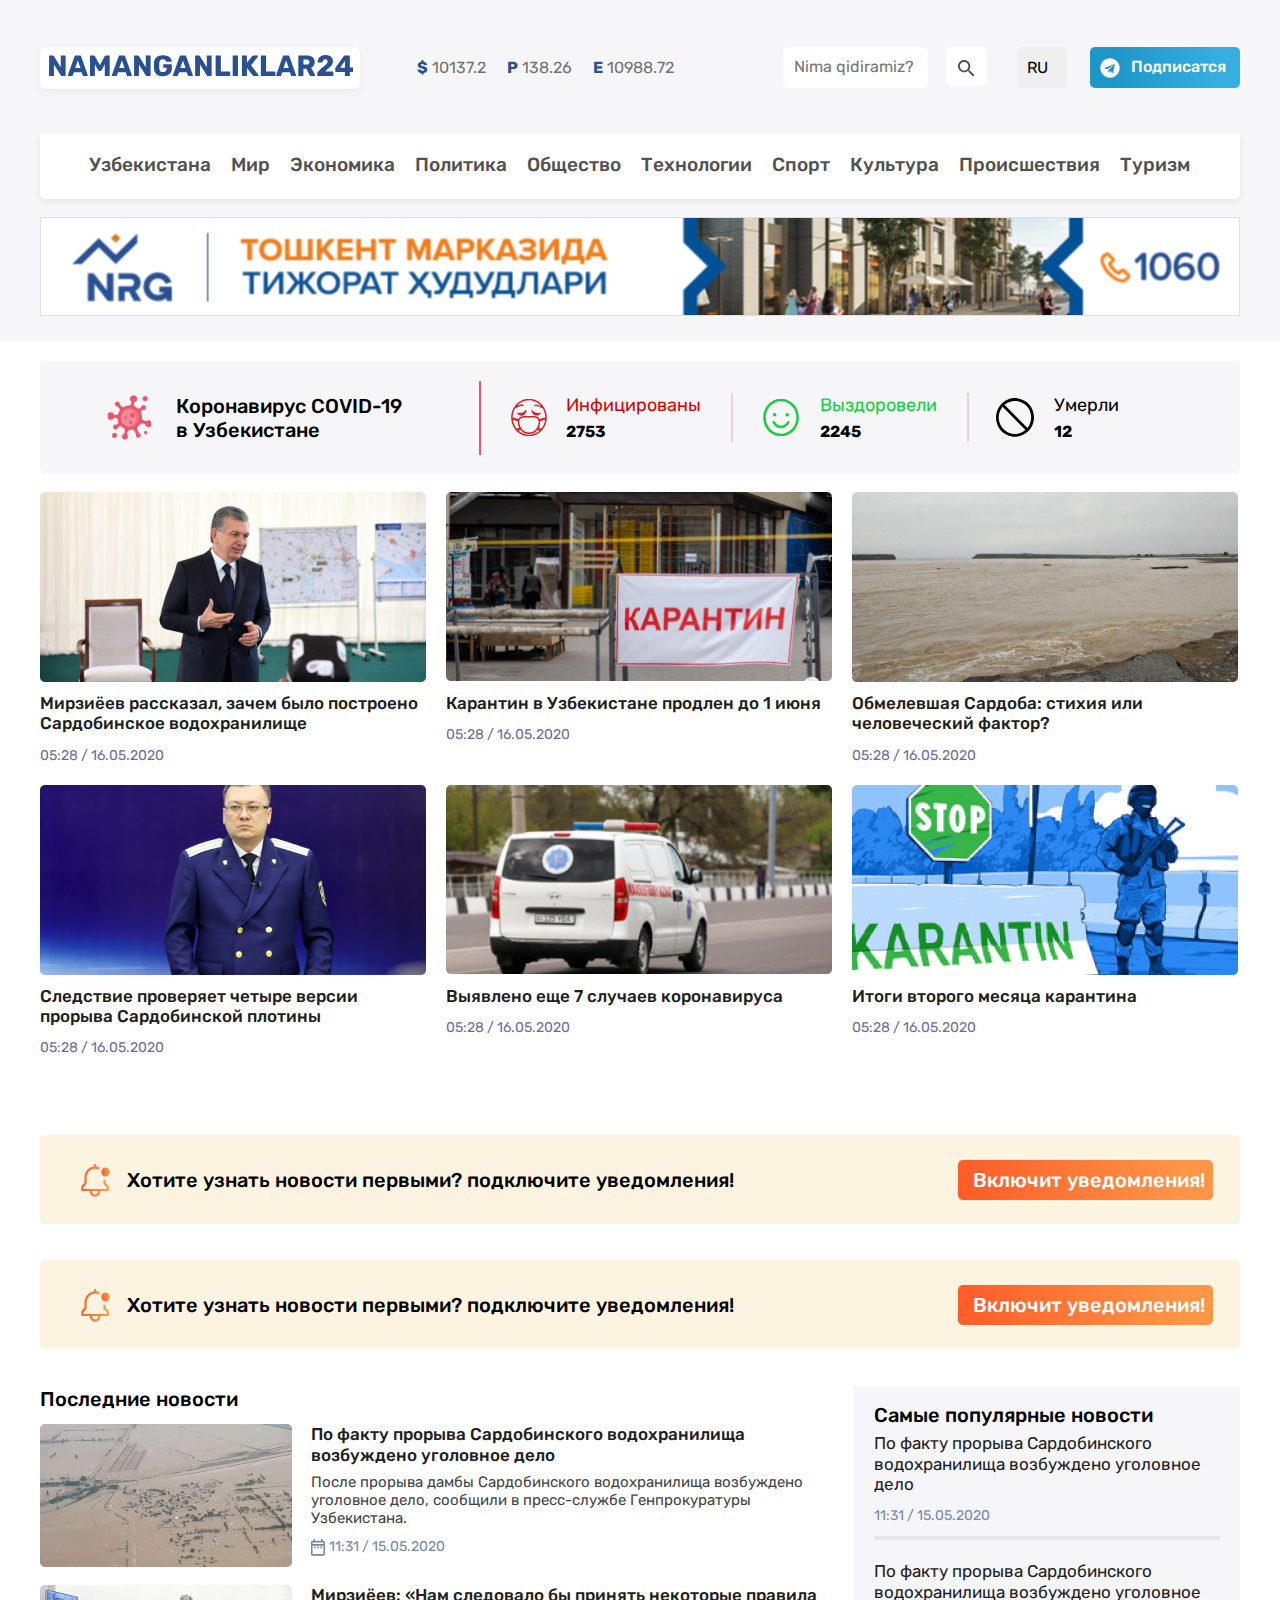
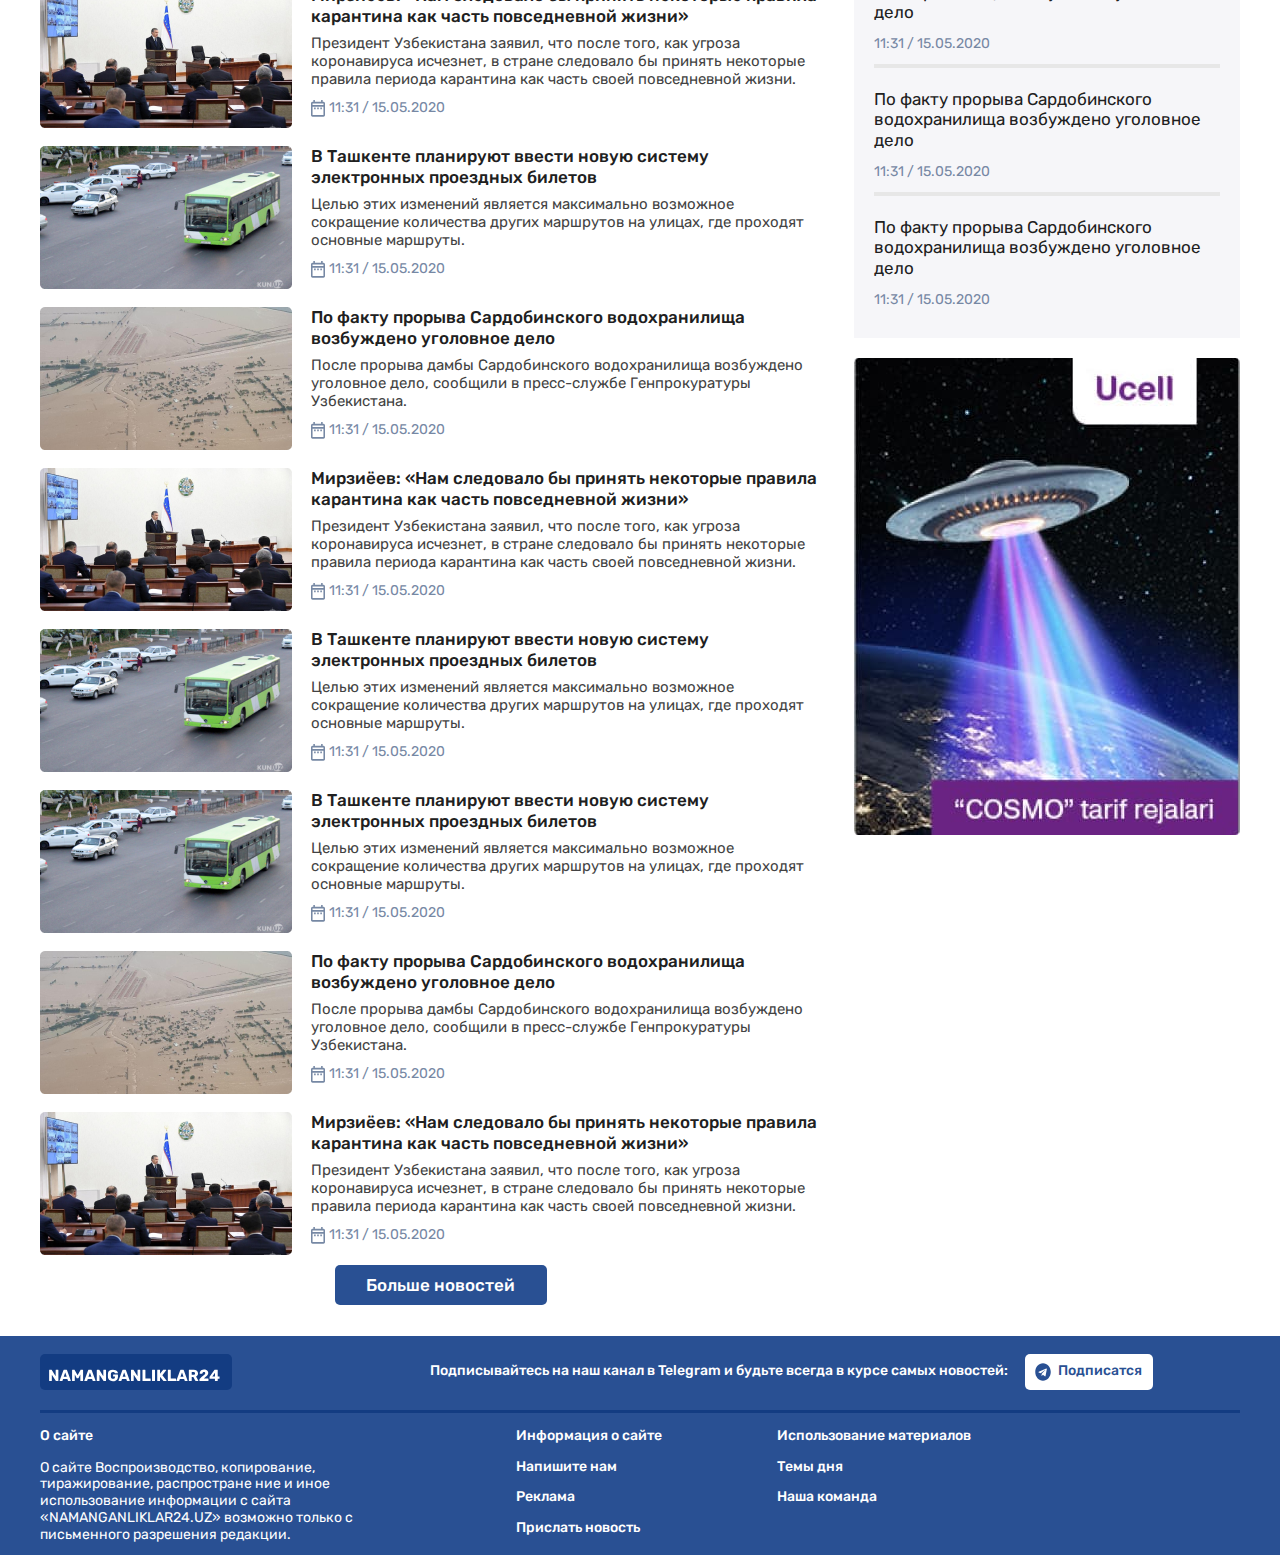
<file: list.html>
<!DOCTYPE html>
<html lang="en">
<head>
    <meta charset="UTF-8">
    <meta http-equiv="X-UA-Compatible" content="IE=edge">
    <meta name="viewport" content="width=device-width, initial-scale=1.0">
    <link rel="stylesheet" href="./css/normalize.css">
    <link rel="stylesheet" href="./css/main.min.css">
    <!-- <link rel="stylesheet" href="./css/main.css"> -->
    <title>List</title>
</head>
<body>
    <!-- Main heading -->
    
    <h1 class="visually-hidden">Yangiliklar olamiga xush kelibsiz!</h1>
    
    <!-- Header page -->
    
    <header class="header-page">
        
        <!-- Header top -->
        
        <div class="header-top container">
            <div class="header-top-left">
                <a class="site-link" href="#">
                    <img class="site-logo" src="./images/namanganliklar24-logo.svg" alt="namanganliklar24-logo" width="306" height="33">
                </a>
                
                <ul class="currency-list">
                    <li class="currency-item">
                        <strong class="currency-symbol">$</strong>
                        10137.2
                    </li>
                    
                    <li class="currency-item">
                        <strong class="currency-symbol">P</strong>
                        138.26
                    </li>
                    
                    <li class="currency-item">
                        <strong class="currency-symbol">E</strong>
                        10988.72
                    </li>
                </ul>
            </div>
            
            <div class="header-top-right">
                <form action="#" class="search" method="GET" spellcheck="false">
                    <input class="search-item" type="text" name="search" id="searching" placeholder="Nima qidiramiz?">
                    
                    <label class="search-button" for="searching">
                        <img class="search-img" src="./images/magnifier.svg" alt="magnifier icon" width="17" height="17">
                    </label>
                </form>
                
                <select class="select-lang" name="select_lang">
                    <option class="lang" value="ru">RU</option>
                    
                    <option class="lang" value="uz">O'Z</option>
                    
                    <option class="lang" value="ru">EN</option>
                </select>
                
                <a class="telegram-link" href="#" target="_blank">
                    <img class="telegram-icon" src="./images/telegram-icon.svg" alt="telegram-icon" width="20" height="20">
                    Подписатся
                </a>
            </div>
        </div>
        
        <!-- Header bottom -->
        
        <div class="header-bottom">
            <div class="container">
                <nav class="nav">
                    <ul class="nav-list">
                        <li class="nav-item">
                            <a class="nav-link" href="#">
                                Узбекистана
                            </a>
                        </li>
                        
                        <li class="nav-item">
                            <a class="nav-link" href="#">
                                Мир  
                            </a>
                        </li>
                        
                        <li class="nav-item">
                            <a class="nav-link" href="#">
                                Экономика
                            </a>
                        </li>
                        
                        <li class="nav-item">
                            <a class="nav-link" href="./list.html">
                                Политика
                            </a>
                        </li>
                        
                        <li class="nav-item">
                            <a class="nav-link" href="#">
                                Общество
                            </a>
                        </li>
                        
                        <li class="nav-item">
                            <a class="nav-link" href="#">
                                Технологии
                            </a>
                        </li>
                        
                        <li class="nav-item">
                            <a class="nav-link" href="#">
                                Спорт
                            </a>
                        </li>
                        
                        <li class="nav-item">
                            <a class="nav-link" href="#">
                                Культура
                            </a>
                        </li>
                        
                        <li class="nav-item">
                            <a class="nav-link" href="#">
                                Происшествия
                            </a>
                        </li>
                        
                        <li class="nav-item">
                            <a class="nav-link" href="#">
                                Туризм
                            </a>
                        </li>
                    </ul>
                </nav>
            </div>
            
            <div class="advertising container">
                <a class="adv-link" href="https://www.u-nrg.uz" target="_blank">
                    <img class="adv-img" src="./images/nrg-banner.svg" alt="nrg-banner">
                </a>
            </div>
        </div>
    </header>
    
    
    <!-- Main page-->
    
    <main class="main-page">
        <section class="coronavirus-tablo">
            <div class="container coronavirus-tablo-container">
                <div class="tablo-info">
                    <h2 class="tablo-info-head">Коронавирус COVID-19 в Узбекистане</h2>
                </div>
                
                <ol class="tablo-list">
                    <li class="tablo-item infected">
                        <div class="infected-info-right">
                            <p class="infected-head">Инфицированы</p>
                            
                            <strong class="infected-stat">2753</strong>
                        </div>
                    </li>
                    
                    <li class="tablo-item recover">
                        <div class="revover-info-right">
                            <p class="recover-head">Выздоровели</p>
                            
                            <strong class="recover-stat">2245</strong>
                        </div>
                    </li>
                    
                    <li class="tablo-item died">
                        <div class="died-info-right">
                            <p class="died-head">Умерли</p>
                            
                            <strong class="died-stat">12</strong>
                        </div>
                    </li>
                </ol>
            </div>
        </section>

        <!-- News -->
        
        <section class="news">
            <div class="container">
                <h2 class="visually-hidden">Топ новосты</h2>
                
                <ul class="news-list">
                    <li class="news-item">
                        <a class="news-link" href="">
                            <img class="news-img" src="./images/president.png" alt="президент Узбекистана" width="386" height="190">
                            
                            <h3 class="news-head">
                                Мирзиёев рассказал, зачем было построено Сардобинское водохранилище
                            </h3>
                            
                            <time class="news-data" datetime="2020-05-16 05:28">05:28 / 16.05.2020</time>
                        </a>
                    </li>
                    
                    <li class="news-item">
                        <a class="news-link" href="#">
                            <img class="news-img" src="./images/karantin.png" alt="Карантин ещё вернулось" width="386" height="190">
                            
                            <h3 class="news-head">
                                Карантин в Узбекистане продлен до 1 июня
                            </h3>
                            
                            <time class="news-data" datetime="2020-05-16 05:28">05:28 / 16.05.2020</time>
                        </a>
                    </li>
                    
                    <li class="news-item">
                        <a class="news-link" href="#">
                            <img class="news-img" src="./images/sardoba.png" alt="Безбрежные волны прокатились по Сардобу" width="386" height="190">
                            
                            <h3 class="news-head">
                                Обмелевшая Сардоба: стихия или человеческий фактор?
                            </h3>
                            
                            <time class="news-data" datetime="2020-05-16 05:28">05:28 / 16.05.2020</time>
                        </a>
                        
                    </li>
                    
                    <li class="news-item">
                        <a class="news-link" href="#">
                            <img class="news-img" src="./images/prokuror.png" alt="прокурор смотрит с трибуны грустными глазами" width="386" height="190">
                            
                            <h3 class="news-head">
                                Следствие проверяет четыре версии прорыва Сардобинской плотины
                            </h3>
                            
                            <time class="news-data" datetime="2020-05-16 05:28">05:28 / 16.05.2020</time>
                        </a>
                    </li>
                    
                    <li class="news-item">
                        <a class="news-link" href="#">
                            <img class="news-img" src="./images/tez-yordam.png" alt="скорая помощь в пути" width="386" height="190">
                            
                            <h3 class="news-head">
                                Выявлено еще 7 случаев коронавируса
                            </h3>
                            
                            <time class="news-data" datetime="2020-05-16 05:28">05:28 / 16.05.2020</time>
                        </a>
                    </li>
                    
                    <li class="news-item">
                        <a class="news-link" href="#">
                            <img class="news-img" src="./images/stop-karantin.png" alt="Стоп Карантин" width="386" height="190">
                            
                            <h3 class="news-head">
                                Итоги второго месяца карантина
                            </h3>
                            
                            <time class="news-data" datetime="2020-05-16 05:28">05:28 / 16.05.2020</time>
                        </a>
                        
                    </li>
                </ul>
            </div>
        </section>
        
        <section class="subscribe-news">
            <div class="container subscribe">
                <img class="subscribe-icon" src="./images/bell-icon.svg" alt="bell icon" width="29" height="35">
                
                <h3 class="subscribe-head">Хотите узнать новости первыми? подключите уведомления!</h3>
                
                <a class="subscribe-link" href="#">Включит  уведомления!</a>
            </div>
        </section>

<!-- Subscribe news -->

        <section class="subscribe-news">
            <div class="container subscribe">
                <img class="subscribe-icon" src="./images/bell-icon.svg" alt="bell icon" width="29" height="35">
                
                <h3 class="subscribe-head">Хотите узнать новости первыми? подключите уведомления!</h3>
                
                <a class="subscribe-link" href="#">Включит  уведомления!</a>
            </div>
        </section>
        
        <!-- All news -->
        
        <section class="list-news-banner">
            <h2 class="visually-hidden">Доска новостей</h2>
            
            <div class="container">
                <div class="last-news">
                    <h3 class="last-news-heading">Последние новости</h3>
                    
                    <ul class="last-news-list">
                        <li class="l-news-item">
                            <a class="l-news-link" href="#">
                                <img class="l-news-img" src="./images/flood.png" alt="вода затопила весь город" width="252" height="143">
                            </a>
                            
                            <div class="l-news-info">
                                <h4 class="l-news-item-head">
                                    <a class="l-news-item-link" href="#">
                                        По факту прорыва Сардобинского водохранилища возбуждено уголовное дело
                                    </a>
                                </h4>
                                
                                <p class="l-news-item-des">После прорыва дамбы Сардобинского водохранилища возбуждено уголовное дело, сообщили в пресс-службе Генпрокуратуры Узбекистана.</p>
                                
                                <span class="l-news-data">
                                    <img class="l-news-data-icon" src="./images/calendar.svg" alt="Иконка календара">
                                    
                                    <time class="l-news-item-data" datetime="2020-05-15 11:31">11:31 / 15.05.2020</time>
                                </span>
                            </div>
                        </li>
                        
                        <li class="l-news-item">
                            <a class="l-news-link" href="#">
                                <img class="l-news-img" src="./images/president-in-assambly.png" alt="Президент на встрече" width="252" height="143">
                            </a>
                            
                            <div class="l-news-info">
                                <h4 class="l-news-item-head">
                                    <a class="l-news-item-link" href="#">
                                        Мирзиёев: «Нам следовало бы принять некоторые правила карантина как часть повседневной жизни»
                                    </a>
                                </h4>
                                
                                <p class="l-news-item-des">Президент Узбекистана заявил, что после того, как угроза коронавируса исчезнет, в стране следовало бы принять некоторые правила периода карантина как часть своей повседневной жизни.
                                </p>
                                
                                <span class="l-news-data">
                                    <img class="l-news-data-icon" src="./images/calendar.svg" alt="Иконка календара">
                                    
                                    <time class="l-news-item-data" datetime="2020-05-15 11:31">11:31 / 15.05.2020</time>
                                </span>
                            </div>
                        </li>
                        
                        <li class="l-news-item">
                            <a class="l-news-link" href="#">
                                <img class="l-news-img" src="./images/bus-in-road.png" alt="Автобус едить на дороге" width="252" height="143">
                            </a>
                            
                            <div class="l-news-info">
                                <h4 class="l-news-item-head">
                                    <a class="l-news-item-link" href="#">
                                        В Ташкенте планируют ввести новую систему электронных проездных билетов
                                    </a>
                                </h4>
                                
                                <p class="l-news-item-des">Целью этих изменений является максимально возможное сокращение количества других маршрутов на улицах, где проходят основные маршруты.</p>
                                
                                <span class="l-news-data">
                                    <img class="l-news-data-icon" src="./images/calendar.svg" alt="Иконка календара">
                                    
                                    <time class="l-news-item-data" datetime="2020-05-15 11:31">11:31 / 15.05.2020</time>
                                </span>
                            </div>
                        </li>
                        
                        <li class="l-news-item">
                            <a class="l-news-link" href="#">
                                <img class="l-news-img" src="./images/flood.png" alt="вода затопила весь город" width="252" height="143">
                            </a>
                            
                            <div class="l-news-info">
                                <h4 class="l-news-item-head">
                                    <a class="l-news-item-link" href="#">
                                        По факту прорыва Сардобинского водохранилища возбуждено уголовное дело
                                    </a>
                                </h4>
                                
                                <p class="l-news-item-des">После прорыва дамбы Сардобинского водохранилища возбуждено уголовное дело, сообщили в пресс-службе Генпрокуратуры Узбекистана.</p>
                                
                                <span class="l-news-data">
                                    <img class="l-news-data-icon" src="./images/calendar.svg" alt="Иконка календара">
                                    
                                    <time class="l-news-item-data" datetime="2020-05-15 11:31">11:31 / 15.05.2020</time>
                                </span>
                            </div>
                        </li>
                        
                        <li class="l-news-item">
                            <a class="l-news-link" href="#">
                                <img class="l-news-img" src="./images/president-in-assambly.png" alt="Президент на встрече" width="252" height="143">
                            </a>
                            
                            <div class="l-news-info">
                                <h4 class="l-news-item-head">
                                    <a class="l-news-item-link" href="#">
                                        Мирзиёев: «Нам следовало бы принять некоторые правила карантина как часть повседневной жизни»
                                    </a>
                                </h4>
                                
                                <p class="l-news-item-des">Президент Узбекистана заявил, что после того, как угроза коронавируса исчезнет, в стране следовало бы принять некоторые правила периода карантина как часть своей повседневной жизни.
                                </p>
                                
                                <span class="l-news-data">
                                    <img class="l-news-data-icon" src="./images/calendar.svg" alt="Иконка календара">
                                    
                                    <time class="l-news-item-data" datetime="2020-05-15 11:31">11:31 / 15.05.2020</time>
                                </span>
                            </div>
                        </li>
                        
                        <li class="l-news-item">
                            <a class="l-news-link" href="#">
                                <img class="l-news-img" src="./images/bus-in-road.png" alt="Автобус едить на дороге" width="252" height="143">
                            </a>
                            
                            <div class="l-news-info">
                                <h4 class="l-news-item-head">
                                    <a class="l-news-item-link" href="#">
                                        В Ташкенте планируют ввести новую систему электронных проездных билетов
                                    </a>
                                </h4>
                                
                                <p class="l-news-item-des">Целью этих изменений является максимально возможное сокращение количества других маршрутов на улицах, где проходят основные маршруты.</p>
                                
                                <span class="l-news-data">
                                    <img class="l-news-data-icon" src="./images/calendar.svg" alt="Иконка календара">
                                    
                                    <time class="l-news-item-data" datetime="2020-05-15 11:31">11:31 / 15.05.2020</time>
                                </span>
                            </div>
                        </li>
                        
                        <li class="l-news-item">
                            <a class="l-news-link" href="#">
                                <img class="l-news-img" src="./images/bus-in-road.png" alt="Автобус едить на дороге" width="252" height="143">
                            </a>
                            
                            <div class="l-news-info">
                                <h4 class="l-news-item-head">
                                    <a class="l-news-item-link" href="#">
                                        В Ташкенте планируют ввести новую систему электронных проездных билетов
                                    </a>
                                </h4>
                                
                                <p class="l-news-item-des">Целью этих изменений является максимально возможное сокращение количества других маршрутов на улицах, где проходят основные маршруты.</p>
                                
                                <span class="l-news-data">
                                    <img class="l-news-data-icon" src="./images/calendar.svg" alt="Иконка календара">
                                    
                                    <time class="l-news-item-data" datetime="2020-05-15 11:31">11:31 / 15.05.2020</time>
                                </span>
                            </div>
                        </li>
                        
                        <li class="l-news-item">
                            <a class="l-news-link" href="#">
                                <img class="l-news-img" src="./images/flood.png" alt="вода затопила весь город" width="252" height="143">
                            </a>
                            
                            <div class="l-news-info">
                                <h4 class="l-news-item-head">
                                    <a class="l-news-item-link" href="#">
                                        По факту прорыва Сардобинского водохранилища возбуждено уголовное дело
                                    </a>
                                </h4>
                                
                                <p class="l-news-item-des">После прорыва дамбы Сардобинского водохранилища возбуждено уголовное дело, сообщили в пресс-службе Генпрокуратуры Узбекистана.</p>
                                
                                <span class="l-news-data">
                                    <img class="l-news-data-icon" src="./images/calendar.svg" alt="Иконка календара">
                                    
                                    <time class="l-news-item-data" datetime="2020-05-15 11:31">11:31 / 15.05.2020</time>
                                </span>
                            </div>
                        </li>
                        
                        <li class="l-news-item">
                            <a class="l-news-link" href="#">
                                <img class="l-news-img" src="./images/president-in-assambly.png" alt="Президент на встрече" width="252" height="143">
                            </a>
                            
                            <div class="l-news-info">
                                <h4 class="l-news-item-head">
                                    <a class="l-news-item-link" href="#">
                                        Мирзиёев: «Нам следовало бы принять некоторые правила карантина как часть повседневной жизни»
                                    </a>
                                </h4>
                                
                                <p class="l-news-item-des">Президент Узбекистана заявил, что после того, как угроза коронавируса исчезнет, в стране следовало бы принять некоторые правила периода карантина как часть своей повседневной жизни.
                                </p>
                                
                                <span class="l-news-data">
                                    <img class="l-news-data-icon" src="./images/calendar.svg" alt="Иконка календара">
                                    
                                    <time class="l-news-item-data" datetime="2020-05-15 11:31">11:31 / 15.05.2020</time>
                                </span>
                            </div>
                        </li>
                    </ul>
                    
                    <a class="last-news-link" href="#">Больше новостей</a>
                </div>
                
                <div class="top-news">
                    <div class="top-news-top">
                        <h4 class="top-news-top-heading">
                            Cамые популярные новости
                        </h4>
                        
                        <ul class="top-news-list">
                            <li class="top-news-item">
                                <a class="top-news-link" href="">
                                    <h4 class="top-news-head">
                                        По факту прорыва Сардобинского водохранилища возбуждено уголовное дело
                                    </h4>
                                    
                                    <time class="top-news-data" datetime="2020-05-15 11:31">11:31 / 15.05.2020</time>
                                </a>
                            </li>
                            
                            <li class="top-news-item">
                                <a class="top-news-link" href="">
                                    <h4 class="top-news-head">
                                        По факту прорыва Сардобинского водохранилища возбуждено уголовное дело
                                    </h4>
                                    
                                    <time class="top-news-data" datetime="2020-05-15 11:31">11:31 / 15.05.2020</time>
                                </a>
                            </li>
                            
                            <li class="top-news-item">
                                <a class="top-news-link" href="">
                                    <h4 class="top-news-head">
                                        По факту прорыва Сардобинского водохранилища возбуждено уголовное дело
                                    </h4>
                                    
                                    <time class="top-news-data" datetime="2020-05-15 11:31">11:31 / 15.05.2020</time>
                                </a>
                            </li>
                            
                            <li class="top-news-item">
                                <a class="top-news-link" href="">
                                    <h4 class="top-news-head">
                                        По факту прорыва Сардобинского водохранилища возбуждено уголовное дело
                                    </h4>
                                    
                                    <time class="top-news-data" datetime="2020-05-15 11:31">11:31 / 15.05.2020</time>
                                </a>
                            </li>
                        </ul>
                    </div>
                    
                    <a class="adv-link" href="https://ucell.uz/uz/subscribers/tariffs/cosmo_tariff_line">
                        <img class="adv-img" src="./images/ucell.jpg" alt="Cosmo тарифы от Ucell" width="386" height="477">    
                    </a>
                </div>
            </div>
        </section>
    </main>
    
    
    <!-- Footer page -->
    
    <footer class="footer-page">
        <div class="container footer-page-container">
            <div class="footer-top">
                <a class="footer-link" href="./index.html">
                    <img src="./images/namanganliklar-logo-white.svg" alt="namangaliklar24 logo">
                </a>
                
                <strong class="footer-head">Подписывайтесь на наш канал в Telegram и будьте всегда в курсе самых новостей:</strong>
                
                <a class="footer-telegram-link" href="#" target="_blank">
                    <img class="footer-telegram-icon" src="./images/telegram-white-icon.svg" alt="Telegram icon" width="18" height="18">
                    Подписатся
                </a>
            </div>
            
            <span class="footer-line"></span>
            
            <div class=" footer-bottom">
                <div class="about-site">
                    <strong class="about-site-head">О сайте</strong>
                    
                    <p class="about-site-des">О сайте 
                        Воспроизводство, копирование, тиражирование, распростране ние и иное использование информации с сайта «NAMANGANLIKLAR24.UZ» возможно только с письменного разрешения редакции.
                    </p>
                </div>
                
                <ul class="links-list">
                    <li class="links-item">
                        <a class="links-link" href="#">Информация о сайте</a>
                    </li>
                    
                    <li class="links-item">
                        <a class="links-link" href="./contact.html">Напишите нам</a>
                    </li>
                    
                    <li class="links-item">
                        <a class="links-link" href="#">Реклама</a>
                    </li>
                    
                    <li class="links-item">
                        <a class="links-link" href="#">Прислать новость</a>
                    </li>
                </ul>
                
                <ul class="links-list">
                    <li class="links-item">
                        <a class="links-link" href="#">Использование материалов</a>
                    </li>
                    
                    <li class="links-item">
                        <a class="links-link" href="#">Темы дня</a>
                    </li>
                    
                    <li class="links-item">
                        <a class="links-link" href="#">Наша команда</a>
                    </li>
                </ul>
            </div>
        </div>
    </footer>
</body>
</html>
</file>
<file: css/main.css>
@font-face {
    font-family: 'Rubik';
    font-style: normal;
    font-weight: 500;
    src: local(''),
    url('../fonts/rubik-v14-latin_cyrillic-500.woff2') format('woff2'), 
    url('../fonts/rubik-v14-latin_cyrillic-500.woff') format('woff');
}

@font-face {
    font-family: 'Rubik';
    font-style: normal;
    font-weight: 400;
    src: local(''),
    url('../fonts/rubik-v14-latin_cyrillic-regular.woff2') format('woff2'), 
    url('../fonts/rubik-v14-latin_cyrillic-regular.woff') format('woff');
}

@font-face {
    font-family: 'Rubik';
    font-style: normal;
    font-weight: 700;
    src: local(''),
    url('../fonts/rubik-v14-latin_cyrillic-700.woff2') format('woff2'),
    url('../fonts/rubik-v14-latin_cyrillic-700.woff') format('woff');
}

* {
    box-sizing: border-box;
}

body {
    margin: 0;
    bottom: 0;
    font-family: "Rubik", "Arial", sans-serif;
    font-size: 16px;
    font-style: normal;
    line-height: 1.2;
}

img {
    vertical-align: middle;
    object-fit: contain;
}

.visually-hidden {
    position: absolute;
    width: 1px;
    height: 1px;
    margin: -1px;
    padding: 0;
    overflow: hidden;
    border: 0;
    clip: rect(0 0 0 0);
}

.container {
    max-width: 1240px; 
    margin: 0 auto;
    padding: 0 20px;
}

.zero {
    margin: 0;
    padding: 0;
}
/* Header page */

.header-page {
    background-color: #F6F6F9;
    padding-top: 42px;
    padding-bottom: 25px;
}

.header-top {
    display: flex;
    justify-content: space-between;
    align-items: center;
    margin-bottom: 40px;
}

.header-top-left {
    display: flex;
    align-items: center;
}

.site-link {
    width: 320px;
    background-color: #fff;
    margin-right: 17px;
    padding-top: 3px;
    padding-right: 6px;
    padding-bottom: 6px;
    padding-left: 8px;
    box-shadow: 0px 2px 6px rgba(202, 202, 202, 0.25);
    border-radius: 5px;
    text-decoration: none;
}

.currency-list {
    display: flex;
    align-items: center;
    list-style-type: none;
}

.currency-item + .currency-item {
    margin-left: 21px;
}

.currency-item {
    color: #727272;
    font-weight: 400;
}

.currency-symbol {
    color: #295091;
    font-weight: 700;
}

.header-top-right {
    display: flex;
}

.search-item {
    padding: 11px;
    width: 145px;
    background-color: #fff;
    border-radius: 5px;
    border: none;
    margin-right: 14px;
}

.search-button {
    padding: 10px 12px 10px 12px;
    background-color: #fff;
    border-radius: 5px;
    margin-right: 30px;
}

.select-lang {
    width: 50px;
    padding: 10px 7px 9px 10px;
    appearance: unset;
    border: none;
    border-radius: 5px;
    margin-right: 23px;
}

.telegram-link {
    width: 150px;
    background: linear-gradient(90deg, #1E96C8 15.07%, #37AEE2 85.96%);
    border-radius: 5px;
    padding: 10px;
    font-weight: 500;
    color: #fff;
    text-decoration: none;
}

.telegram-link:hover {
    opacity: 0.9;
}

.telegram-link:active {
    opacity: 1;
}

.telegram-icon {
    margin-right: 7px;
}

/* Header bottom */

.header-bottom

nav {
    background-color: #fff;
    margin-bottom: 18px;
    padding-top: 21px;
    padding-right: 25px;
    padding-bottom: 22px;
    padding-left: 24px;
    box-shadow: 0px 2px 5px rgba(159, 159, 159, 0.19);
    border-radius: 5px;
}

.nav-list {
    display: flex;
    justify-content: center;
    list-style-type: none;
    margin: 0;
    padding: 0;   
}

.nav-item:hover {
    transform: scale(110%);
}

.nav-item:active {
    transform: scale(100%);
}

.nav-link {
    padding: 10px;
    color: #515151;
    font-weight: 500;
    font-size: 19px;
    text-decoration: none;
}

.nav-link:hover {
    opacity: 0.9;
}

.nav-link:active {
    color: #295091;
}

.adv-link {
    text-decoration: none;
    display: block;
}

.adv-link:hover {
    opacity: 0.9;
}

.adv-link:active {
    opacity: 1;
}


/* Main page */

/* Coronavirus tablo */

.coronavirus-tablo {
    padding-top: 20px;
    padding-bottom: 9px;
}

.coronavirus-tablo-container {
    background-color: #F6F6F9;
    width: 1200px;
    border-radius: 5px;
    padding-top: 20px;
    padding-right: 78px;
    padding-bottom: 19px;
    padding-left: 25px;
    display: flex;
    justify-content: center;
}

.tablo-info::before {
    content: "";
    display: block;
    width: 43px;
    height: 45px;
    margin-right: 25px;
    background-image: url(../images/coronavirus.svg);
}

.tablo-list {
    list-style-type: none;
    display: flex;
    margin: 0;
    padding: 0;
}

.tablo-item + .tablo-item {
    margin-left: 30px;
}

.tablo-item {
    display: flex;
    align-items: center;
}

.tablo-item:nth-child(1)::before {
    content: "";
    display: block;
    width: 2px;
    height: 74px;
    margin-right: 30px;
    background-color: #EB5569;
    order: -2;
}

.tablo-item:nth-child(1)::after {
    content: "";
    display: block;
    width: 37px;
    height: 37px;
    margin-right: 18px;
    background-image: url(../images/infected-emojie.svg);
    background-position: 37px;
    order: -1;
}

.tablo-item:nth-child(2)::before {
    content: "";
    display: block;
    width: 2px;
    height: 49px;
    margin-right: 30px;
    background-color: #F4CCD1;
    order: -2;
}

.tablo-item:nth-child(2)::after {
    content: "";
    display: block;
    width: 37px;
    height: 37px;
    margin-right: 20px;
    background-image: url(../images/smile-emojie.svg);
    background-position: 37px;
    order: -1;
}

.tablo-item:nth-child(3)::before {
    content: "";
    display: block;
    width: 2px;
    height: 49px;
    margin-right: 27px;
    background-color: #F4CCD1;
    order: -2;
}

.tablo-item:nth-child(3)::after {
    content: "";
    display: block;
    width: 39px;
    height: 39px;
    margin-right: 19px;
    background-image: url(../images/vector-stop.svg);
    background-repeat: no-repeat;
    order: -1;
}

.tablo-info {
    display: flex;
    justify-content: center;
    align-items: center;
    margin-right: 71px;
}

.tablo-info-head {
    width: 232px;
    font-weight: 500;
    font-size: 20px;
    margin: 0;
    padding: 0;
}

.infected-info {
    display: flex;
    justify-content: center;
    align-items: center;
    margin-right: 42px;
}

.infected-head {
    font-weight: normal;
    font-size: 18px;
    color: #DB0000;
    margin: 0;
    padding: 0;
    margin-bottom: 5px;
}

.recover-info {
    display: flex;
    justify-content: center;
    align-items: center;
    margin-right: 40px;
}


.recover-head {
    font-weight: normal;
    font-size: 18px;
    color: #15CE3D;
    margin: 0;
    padding: 0;
    margin-bottom: 5px;
}

.died-info {
    display: flex;
    justify-content: center;
    align-items: center;
}


.died-head {
    font-weight: normal;
    font-size: 18px;
    margin: 0;
    padding: 0;
    margin-bottom: 5px;
}

/* News */

.news {
    padding-top: 9px;
    padding-bottom: 17px;
}

.news-list {
    width: 1220px;
    display: flex;
    flex-wrap: wrap;
    margin: 0;
    padding: 0;
    margin: -10px;
    margin-bottom: 34px;
    list-style-type: none;
    
}

.news-item {
    margin: 10px;
    width: 386px;
}

.news-link {
    display: block;
    text-decoration: none;
}

.news-img {
    margin-bottom: 11px;
}

.news-head { 
    margin: 0;
    margin-bottom: 11px;
    padding: 0;
    font-weight: 500;
    font-size: 17px;
    color: #202020;
}

.news-data {
    font-weight: 400;
    font-size: 14px;
    color: #6B6D97;
}

/* Subscribe news */

.subscribe-news {
    padding-top: 17px;
    padding-bottom: 19px;
}
.subscribe {
    width: 1200px;
    background-color: #FCF3E0;
    display: flex;
    justify-content: center;
    align-items: center;
    padding: 25px 20px 24px 34px;
    border-radius: 5px;
}

.subscribe-icon {
    margin-right: 17px;
}

.subscribe-head {
    font-weight: 500;
    font-size: 20px;
    margin: 0;
    padding: 0;
    margin-right: 224px;
}

.subscribe-link {
    color: #fff;
    font-weight: 500;
    font-size: 20px;
    padding: 8px 8px 8px 15px;
    background-image: linear-gradient(90deg, #FE5C28 0%, rgba(255, 139, 54, 0.9) 88.43%);
    border-radius: 5px;
    text-decoration: none;
}

/* News banner */

.news-banner {
    padding-top: 19px;
    padding-bottom: 19px;    
}

.news-banner-container {
    display: flex;
}

.last-news {
    width: 783px;
    margin-right: 31px;
}

.last-news-heading {
    font-weight: 500;
    font-size: 20px;
    margin: 0;
    padding: 0;
    margin-bottom: 13px;
}

.last-news-list {
    list-style-type: none;
    margin: 0;
    padding: 0;
    margin-bottom: 20px;
}

.l-news-item {
    display: flex;
    align-items: flex-start
}

.l-news-item + .l-news-item {
    margin-top: 18px;
}

.l-news-link {
    text-decoration: none;
}

.l-news-link:hover {
    transform: scale(105%);
}

.l-news-img {
    margin-right: 19px;
}

.l-news-info {
    width: 512px;
}

.l-news-item-head {
    font-weight: 500;
    font-size: 17px;
    margin: 0;
    padding: 0;
    margin-bottom: 8px;
}

.l-news-item-link {
    text-decoration: none;
    color: #202020;
}

.l-news-item-des {
    color: #434343;
    font-weight: normal;
    font-size: 15px;
    margin: 0;
    padding: 0;
    margin-bottom: 12px;
    
}

.l-news-data {
    display: flex;
    align-items: center;
}

.l-news-item-data {
    display: flex;
    align-items: center;
    color:#7688A4;
    font-weight: 400;
    font-size: 14px;
}

.l-news-data-icon {
    margin-right: 4px;
}

.last-news-link {
    color: #fff;
    font-weight: 500;
    font-size: 17px;
    background-color: #295093;
    border-radius: 5px;
    text-decoration: none;
    padding: 10px 32px 10px 31px;
    margin-left: 295px;
}

/* Top news */

.top-news {
    width: 386px;
}

.top-news-top {
    background-color: #F6F6F9;
    padding: 16px 20px 18px 20px;
    margin-bottom: 20px;
}

.top-news-top-heading {
    font-weight: 500;
    font-size: 20px;
    margin: 0;
    padding: 0;
    margin-bottom: 6px;
}

.top-news-list {
    position: relative;
    margin: 0;
    padding: 0;
    list-style-type: none;
}


.top-news-item + .top-news-item {
    margin-top: 36px;
}

.top-news-head {
    margin: 0;
    margin-bottom: 11px;
    padding: 0;
    font-weight: normal;
    font-size: 17px;
    color: #202020;
}

.top-news-link {
    display: block;
    margin-bottom: 11px;
    text-decoration: none;
}

.top-news-data {
    color: #7688A4;
    font-weight: normal;
    font-size: 14px;
}

.top-news-item:nth-child(1)::after {
    position: absolute;
    content: "";
    display: block;
    width: 346px;
    height: 4px;
    margin-bottom: 18px;
    background-color: #e7e7e7;
}

.top-news-item:nth-child(2)::after {
    position: absolute;
    content: "";
    display: block;
    width: 346px;
    height: 4px;
    margin-bottom: 18px;
    background-color: #e7e7e7;
}

.top-news-item:nth-child(3)::after {
    position: absolute;
    content: "";
    display: block;
    width: 346px;
    height: 4px;
    margin-bottom: 18px;
    background-color: #e7e7e7;
}

.top-news-line {
    width: 346px;
    height: 4px;
    display: block;
    background-color: #e7e7e7;
    margin-top: 14px;
}

.adv-link {
    text-decoration: none;
}

/* Download mobile apps */

.download {
    padding-top: 19px;
    padding-bottom: 38px;
}

.download-container {
    background-color: #F6F6F9;
    border-radius: 5px;
    display: flex;
    justify-content: center;
    padding: 64px 20px 21px 81px;
    background-image: url("../images/square-white.svg"), url("../images/iphone.svg");
    background-repeat: no-repeat;
    background-size: 147px 131px, 236px 177px;
    background-position: right calc(50% + 45%) bottom 0px, right calc(50% + 47%) bottom -6px;   
}

.download-img {
    margin-right: 89px;
}

.download-info {
    display: flex;
    align-items: center;
}

.download-about {
    width: 526px;
    margin-right: 63px;
}

.download-head {
    color: #295093;
    font-weight: 500;
    font-size: 24px;
    margin: 0;
    padding: 0;
    margin-bottom: 10px;
}

.download-des {
    color: #333;
    font-weight: 500;
    font-size: 18px;
    margin: 0;
    padding: 0;
}

.download-info-link {
    text-decoration: none;
}

.download-info-img {
    margin-right: 19px;
}


/* Footer page */

.footer-page {
    background-color: #295093;
}

.footer-page-container {
    padding-top: 18px;
    padding-bottom: 11px;
} 

.footer-top {
    display: flex;
    align-items: center;
    margin-bottom: 20px;
}

.footer-link {
    padding: 11px 12px 6px 9px;
    background-color: #133C82;
    border-radius: 5px;
    margin-right: 198px;
}

.footer-head {
    color:#fff;
    font-weight: 500;
    font-size: 14px;
    margin-right: 17px;
}

.footer-telegram-link {
    color: #295093;
    background-color: #fff;
    display: flex;
    align-items: center;
    font-weight: 500;
    font-size: 14px;
    padding: 9px 11px 9px 9px;
    border-radius: 5px;
    text-decoration: none;
    
}

.footer-telegram-icon {
    margin-right: 6px;
}

.footer-line {
    width: 1200px;
    height: 3px;
    background-color: #133C82;
    display: block;
    margin-bottom: 12px;
}

.footer-bottom {
    display: flex;
    align-items: flex-start;
}

.about-site {
    width: 365px;
    margin-right: 111px;
}

.about-site-head {
    color: #fff;
    font-weight: 500;
    font-size: 14px;
    display: inline-block;
    margin-bottom: 15px;
}

.about-site-des {
    color: #fff;
    font-weight: 400;
    font-size: 14px;
    margin: 0;
    padding: 0;
}

.links-list + .links-list {
    margin-left: 115px;
}

.links-list {
    list-style-type: none;
    margin: 0;
    padding: 0;
}

.links-item + .links-item {
    margin-top: 11px;
}


.links-link {
    color: #fff;
    font-weight: 500;
    font-size: 14px;
    text-decoration: none;
}



/* $ $ $ $ $ $ $ $ $ $ $ $ $ $ $ List #new page $ $ $ $ $ $ $ $ $ $ $ $ $ $ $ */

/* Main page */

/* News-banner */

.list-news-banner {
    padding-top: 19px;
    padding-bottom: 40px;
}


.list-news-banner .container {
    display: flex;
}



/* $ $ $ $ $ $ $ $ $ $ $ $ $ $ $ Article #newpage $ $ $ $ $ $ $ $ $ $ $ $ $ $ $ */

/* Main page */

.article {
    width: 794px;
    margin-right: 40px;
}

.article-img {
    margin-bottom: 17px;
}

.article-head {
    font-weight: 500;
    font-size: 18px;
    margin: 0;
    padding: 0;
    margin-bottom: 27px;
}

.article-des {
    font-weight: 400;
    font-size: 18px;
    margin: 0;
    padding: 0;
    margin-bottom: 27px;
}

.article-quote {
    font-weight: 500;
    font-style: italic;
    margin: 0;
    margin-bottom: 27px;
}

.article-teg {
    color: #28508E;
    text-decoration: none;
}


/* $ $ $ $ $ $ $ $ $ $ $ $ $ $ $ Contact #newpage $ $ $ $ $ $ $ $ $ $ $ $ $ $ $ */

/* Main page */

.contact-with-us {
    padding-top: 17px;
    padding-bottom: 40px;
}

.contact-with-us-container {
    display: flex;
}

/* Contact */

.contact {
    width: 604px;
    margin-right: 90px;
}

.contact-head {
    font-weight: 500;
    font-size: 24px;
    margin: 0;
    padding: 0;
    margin-bottom: 12px;
}


.user {
    display: block;
    width: 600px;
    outline: 0;
    border: 2px solid #BFCBDF;
    border-radius: 5px;
    background-color: #f1f1f1;
    padding: 10px;
    margin-bottom: 20px;
}

.user:focus {
    border: 2px solid #992939;
}

.user-massage {
    display: block;
    width: 600px;
    height: 307px;
    outline: 0;
    border: 2px solid #BFCBDF;
    border-radius: 5px;
    background-color: #f1f1f1;
    resize: vertical;
    padding: 10px;
    margin-bottom: 20px;
}

.user-massage:focus {
    border: 2px solid #992939;
}

.file {
    display: block;
    width: 221px;
    color: #888;
    font-weight: 400;
    font-size: 18px;
    border: 2px solid #BFCBDF;
    border-radius: 5px;
    background-color: #f1f1f1;
    padding: 10px;
    margin-bottom: 20px;
}

.user-file:focus ~ .file {
    border-color: #992939;
}

.file-icon {
    margin-left: 15px;
}

.test {
    font-weight: 400;
    font-size: 23px;
    display: flex;
}

.user-test {
    display: block;
    width: 221px;
    border: 2px solid #BFCBDF;
    border-radius: 5px;
    background-color: #f1f1f1;
    padding: 10px;
    margin-right: 18px;
    margin-bottom: 20px;
    outline: 0;
}

.user-test:focus {
    border: 2px solid #992939;
}

.massage-send {
    color: #fff;
    font-weight: 700;
    font-size: 18px;
    background-color: #295093;
    border: 2px solid rgba(40, 81, 147, 0.54);
    box-sizing: border-box;
    border-radius: 5px;
    padding: 15px 61px 14px 61px;
    outline: 0;
    cursor: pointer;
}

.massage-send:focus {
    border: 2px solid #992939;
}

/* Contact-links */

.contact-links {
    position: relative;
    display: block;
    top: 39px;
    width: 510px;
    height: 300px;
    padding: 33px 20px 20px 25px;
    background: #FFFFFF;
    border: 2px solid #BCC3CD;
    border-radius: 5px;
    box-shadow: -8px 8px 8px 9px rgba(57, 57, 57, 0.25);
    border-radius: 5px;
}

.contact-site-link {
    display: flex;
    justify-content: flex-end;
    margin-bottom: 20px;
}

.address-email {
    display: flex;
    justify-content: space-between;
    margin-bottom: 25px;
}

.address-head {
    font-size: 18px;
    font-weight: normal;
    color: #888;
}

.email-link {
    font-size: 18px;
    color: #888;
    text-decoration: none;
}

.address-social {
    display: flex;
    justify-content: space-between;
    align-items: center;
    margin-bottom: 17px;
}

.social-links {
    margin: -6px;
    padding: 0;
    display: flex;
    list-style-type: none;
    
}

.social-item {
    margin: 6px;
}

.social-link {
    display: block;
    width: 32px;
    text-decoration: none;
}

.address-telegram {
    display: flex;
    justify-content: space-between;
    align-items: center;
    margin-bottom: 18px;
}

.telegram-logo-link {
    text-decoration: none;
}

.address-apps {
    display: flex;
    justify-content: space-between;
    align-items: center;
}

.apps-list {
    display: flex;
    margin: -6px;
    padding: 0;
    list-style-type: none;
}

.apps-item {
    margin: 6px;
}

.apps-link {
    text-decoration: none;
}
</file>
<file: css/main.min.css>
@font-face{font-family:Rubik;font-style:normal;font-weight:500;src:local(''),url(../fonts/rubik-v14-latin_cyrillic-500.woff2) format('woff2'),url(../fonts/rubik-v14-latin_cyrillic-500.woff) format('woff')}@font-face{font-family:Rubik;font-style:normal;font-weight:400;src:local(''),url(../fonts/rubik-v14-latin_cyrillic-regular.woff2) format('woff2'),url(../fonts/rubik-v14-latin_cyrillic-regular.woff) format('woff')}@font-face{font-family:Rubik;font-style:normal;font-weight:700;src:local(''),url(../fonts/rubik-v14-latin_cyrillic-700.woff2) format('woff2'),url(../fonts/rubik-v14-latin_cyrillic-700.woff) format('woff')}*{-webkit-box-sizing:border-box;box-sizing:border-box}body{margin:0;bottom:0;font-family:Rubik,Arial,sans-serif;font-size:16px;font-style:normal;line-height:1.2}img{vertical-align:middle;-o-object-fit:contain;object-fit:contain}.visually-hidden{position:absolute;width:1px;height:1px;margin:-1px;padding:0;overflow:hidden;border:0;clip:rect(0 0 0 0)}.container{max-width:1240px;margin:0 auto;padding:0 20px}.zero{margin:0;padding:0}.header-page{background-color:#f6f6f9;padding-top:42px;padding-bottom:25px}.header-top{display:-webkit-box;display:-ms-flexbox;display:flex;-webkit-box-pack:justify;-ms-flex-pack:justify;justify-content:space-between;-webkit-box-align:center;-ms-flex-align:center;align-items:center;margin-bottom:40px}.header-top-left{display:-webkit-box;display:-ms-flexbox;display:flex;-webkit-box-align:center;-ms-flex-align:center;align-items:center}.site-link{width:320px;background-color:#fff;margin-right:17px;padding-top:3px;padding-right:6px;padding-bottom:6px;padding-left:8px;-webkit-box-shadow:0 2px 6px rgba(202,202,202,.25);box-shadow:0 2px 6px rgba(202,202,202,.25);border-radius:5px;text-decoration:none}.currency-list{display:-webkit-box;display:-ms-flexbox;display:flex;-webkit-box-align:center;-ms-flex-align:center;align-items:center;list-style-type:none}.currency-item+.currency-item{margin-left:21px}.currency-item{color:#727272;font-weight:400}.currency-symbol{color:#295091;font-weight:700}.header-top-right{display:-webkit-box;display:-ms-flexbox;display:flex}.search-item{padding:11px;width:145px;background-color:#fff;border-radius:5px;border:none;margin-right:14px}.search-button{padding:10px 12px 10px 12px;background-color:#fff;border-radius:5px;margin-right:30px}.select-lang{width:50px;padding:10px 7px 9px 10px;-webkit-appearance:unset;-moz-appearance:unset;appearance:unset;border:none;border-radius:5px;margin-right:23px}.telegram-link{width:150px;background:-webkit-gradient(linear,left top,right top,color-stop(15.07%,#1e96c8),color-stop(85.96%,#37aee2));background:-o-linear-gradient(left,#1e96c8 15.07%,#37aee2 85.96%);background:linear-gradient(90deg,#1e96c8 15.07%,#37aee2 85.96%);border-radius:5px;padding:10px;font-weight:500;color:#fff;text-decoration:none}.telegram-link:hover{opacity:.9}.telegram-link:active{opacity:1}.telegram-icon{margin-right:7px}.header-bottom nav{background-color:#fff;margin-bottom:18px;padding-top:21px;padding-right:25px;padding-bottom:22px;padding-left:24px;-webkit-box-shadow:0 2px 5px rgba(159,159,159,.19);box-shadow:0 2px 5px rgba(159,159,159,.19);border-radius:5px}.nav-list{display:-webkit-box;display:-ms-flexbox;display:flex;-webkit-box-pack:center;-ms-flex-pack:center;justify-content:center;list-style-type:none;margin:0;padding:0}.nav-item:hover{-webkit-transform:scale(110%);-ms-transform:scale(110%);transform:scale(110%)}.nav-item:active{-webkit-transform:scale(100%);-ms-transform:scale(100%);transform:scale(100%)}.nav-link{padding:10px;color:#515151;font-weight:500;font-size:19px;text-decoration:none}.nav-link:hover{opacity:.9}.nav-link:active{color:#295091}.adv-link{text-decoration:none;display:block}.adv-link:hover{opacity:.9}.adv-link:active{opacity:1}.coronavirus-tablo{padding-top:20px;padding-bottom:9px}.coronavirus-tablo-container{background-color:#f6f6f9;width:1200px;border-radius:5px;padding-top:20px;padding-right:78px;padding-bottom:19px;padding-left:25px;display:-webkit-box;display:-ms-flexbox;display:flex;-webkit-box-pack:center;-ms-flex-pack:center;justify-content:center}.tablo-info::before{content:"";display:block;width:43px;height:45px;margin-right:25px;background-image:url(../images/coronavirus.svg)}.tablo-list{list-style-type:none;display:-webkit-box;display:-ms-flexbox;display:flex;margin:0;padding:0}.tablo-item+.tablo-item{margin-left:30px}.tablo-item{display:-webkit-box;display:-ms-flexbox;display:flex;-webkit-box-align:center;-ms-flex-align:center;align-items:center}.tablo-item:nth-child(1)::before{content:"";display:block;width:2px;height:74px;margin-right:30px;background-color:#eb5569;-webkit-box-ordinal-group:-1;-ms-flex-order:-2;order:-2}.tablo-item:nth-child(1)::after{content:"";display:block;width:37px;height:37px;margin-right:18px;background-image:url(../images/infected-emojie.svg);background-position:37px;-webkit-box-ordinal-group:0;-ms-flex-order:-1;order:-1}.tablo-item:nth-child(2)::before{content:"";display:block;width:2px;height:49px;margin-right:30px;background-color:#f4ccd1;-webkit-box-ordinal-group:-1;-ms-flex-order:-2;order:-2}.tablo-item:nth-child(2)::after{content:"";display:block;width:37px;height:37px;margin-right:20px;background-image:url(../images/smile-emojie.svg);background-position:37px;-webkit-box-ordinal-group:0;-ms-flex-order:-1;order:-1}.tablo-item:nth-child(3)::before{content:"";display:block;width:2px;height:49px;margin-right:27px;background-color:#f4ccd1;-webkit-box-ordinal-group:-1;-ms-flex-order:-2;order:-2}.tablo-item:nth-child(3)::after{content:"";display:block;width:39px;height:39px;margin-right:19px;background-image:url(../images/vector-stop.svg);background-repeat:no-repeat;-webkit-box-ordinal-group:0;-ms-flex-order:-1;order:-1}.tablo-info{display:-webkit-box;display:-ms-flexbox;display:flex;-webkit-box-pack:center;-ms-flex-pack:center;justify-content:center;-webkit-box-align:center;-ms-flex-align:center;align-items:center;margin-right:71px}.tablo-info-head{width:232px;font-weight:500;font-size:20px;margin:0;padding:0}.infected-info{display:-webkit-box;display:-ms-flexbox;display:flex;-webkit-box-pack:center;-ms-flex-pack:center;justify-content:center;-webkit-box-align:center;-ms-flex-align:center;align-items:center;margin-right:42px}.infected-head{font-weight:400;font-size:18px;color:#db0000;margin:0;padding:0;margin-bottom:5px}.recover-info{display:-webkit-box;display:-ms-flexbox;display:flex;-webkit-box-pack:center;-ms-flex-pack:center;justify-content:center;-webkit-box-align:center;-ms-flex-align:center;align-items:center;margin-right:40px}.recover-head{font-weight:400;font-size:18px;color:#15ce3d;margin:0;padding:0;margin-bottom:5px}.died-info{display:-webkit-box;display:-ms-flexbox;display:flex;-webkit-box-pack:center;-ms-flex-pack:center;justify-content:center;-webkit-box-align:center;-ms-flex-align:center;align-items:center}.died-head{font-weight:400;font-size:18px;margin:0;padding:0;margin-bottom:5px}.news{padding-top:9px;padding-bottom:17px}.news-list{width:1220px;display:-webkit-box;display:-ms-flexbox;display:flex;-ms-flex-wrap:wrap;flex-wrap:wrap;margin:0;padding:0;margin:-10px;margin-bottom:34px;list-style-type:none}.news-item{margin:10px;width:386px}.news-link{display:block;text-decoration:none}.news-img{margin-bottom:11px}.news-head{margin:0;margin-bottom:11px;padding:0;font-weight:500;font-size:17px;color:#202020}.news-data{font-weight:400;font-size:14px;color:#6b6d97}.subscribe-news{padding-top:17px;padding-bottom:19px}.subscribe{width:1200px;background-color:#fcf3e0;display:-webkit-box;display:-ms-flexbox;display:flex;-webkit-box-pack:center;-ms-flex-pack:center;justify-content:center;-webkit-box-align:center;-ms-flex-align:center;align-items:center;padding:25px 20px 24px 34px;border-radius:5px}.subscribe-icon{margin-right:17px}.subscribe-head{font-weight:500;font-size:20px;margin:0;padding:0;margin-right:224px}.subscribe-link{color:#fff;font-weight:500;font-size:20px;padding:8px 8px 8px 15px;background-image:-webkit-gradient(linear,left top,right top,from(#fe5c28),color-stop(88.43%,rgba(255,139,54,.9)));background-image:-o-linear-gradient(left,#fe5c28 0,rgba(255,139,54,.9) 88.43%);background-image:linear-gradient(90deg,#fe5c28 0,rgba(255,139,54,.9) 88.43%);border-radius:5px;text-decoration:none}.news-banner{padding-top:19px;padding-bottom:19px}.news-banner-container{display:-webkit-box;display:-ms-flexbox;display:flex}.last-news{width:783px;margin-right:31px}.last-news-heading{font-weight:500;font-size:20px;margin:0;padding:0;margin-bottom:13px}.last-news-list{list-style-type:none;margin:0;padding:0;margin-bottom:20px}.l-news-item{display:-webkit-box;display:-ms-flexbox;display:flex;-webkit-box-align:start;-ms-flex-align:start;align-items:flex-start}.l-news-item+.l-news-item{margin-top:18px}.l-news-link{text-decoration:none}.l-news-link:hover{-webkit-transform:scale(105%);-ms-transform:scale(105%);transform:scale(105%)}.l-news-img{margin-right:19px}.l-news-info{width:512px}.l-news-item-head{font-weight:500;font-size:17px;margin:0;padding:0;margin-bottom:8px}.l-news-item-link{text-decoration:none;color:#202020}.l-news-item-des{color:#434343;font-weight:400;font-size:15px;margin:0;padding:0;margin-bottom:12px}.l-news-data{display:-webkit-box;display:-ms-flexbox;display:flex;-webkit-box-align:center;-ms-flex-align:center;align-items:center}.l-news-item-data{display:-webkit-box;display:-ms-flexbox;display:flex;-webkit-box-align:center;-ms-flex-align:center;align-items:center;color:#7688a4;font-weight:400;font-size:14px}.l-news-data-icon{margin-right:4px}.last-news-link{color:#fff;font-weight:500;font-size:17px;background-color:#295093;border-radius:5px;text-decoration:none;padding:10px 32px 10px 31px;margin-left:295px}.top-news{width:386px}.top-news-top{background-color:#f6f6f9;padding:16px 20px 18px 20px;margin-bottom:20px}.top-news-top-heading{font-weight:500;font-size:20px;margin:0;padding:0;margin-bottom:6px}.top-news-list{position:relative;margin:0;padding:0;list-style-type:none}.top-news-item+.top-news-item{margin-top:36px}.top-news-head{margin:0;margin-bottom:11px;padding:0;font-weight:400;font-size:17px;color:#202020}.top-news-link{display:block;margin-bottom:11px;text-decoration:none}.top-news-data{color:#7688a4;font-weight:400;font-size:14px}.top-news-item:nth-child(1)::after{position:absolute;content:"";display:block;width:346px;height:4px;margin-bottom:18px;background-color:#e7e7e7}.top-news-item:nth-child(2)::after{position:absolute;content:"";display:block;width:346px;height:4px;margin-bottom:18px;background-color:#e7e7e7}.top-news-item:nth-child(3)::after{position:absolute;content:"";display:block;width:346px;height:4px;margin-bottom:18px;background-color:#e7e7e7}.top-news-line{width:346px;height:4px;display:block;background-color:#e7e7e7;margin-top:14px}.adv-link{text-decoration:none}.download{padding-top:19px;padding-bottom:38px}.download-container{background-color:#f6f6f9;border-radius:5px;display:-webkit-box;display:-ms-flexbox;display:flex;-webkit-box-pack:center;-ms-flex-pack:center;justify-content:center;padding:64px 20px 21px 81px;background-image:url(../images/square-white.svg),url(../images/iphone.svg);background-repeat:no-repeat;background-size:147px 131px,236px 177px;background-position:right calc(50% + 45%) bottom 0,right calc(50% + 47%) bottom -6px}.download-img{margin-right:89px}.download-info{display:-webkit-box;display:-ms-flexbox;display:flex;-webkit-box-align:center;-ms-flex-align:center;align-items:center}.download-about{width:526px;margin-right:63px}.download-head{color:#295093;font-weight:500;font-size:24px;margin:0;padding:0;margin-bottom:10px}.download-des{color:#333;font-weight:500;font-size:18px;margin:0;padding:0}.download-info-link{text-decoration:none}.download-info-img{margin-right:19px}.footer-page{background-color:#295093}.footer-page-container{padding-top:18px;padding-bottom:11px}.footer-top{display:-webkit-box;display:-ms-flexbox;display:flex;-webkit-box-align:center;-ms-flex-align:center;align-items:center;margin-bottom:20px}.footer-link{padding:11px 12px 6px 9px;background-color:#133c82;border-radius:5px;margin-right:198px}.footer-head{color:#fff;font-weight:500;font-size:14px;margin-right:17px}.footer-telegram-link{color:#295093;background-color:#fff;display:-webkit-box;display:-ms-flexbox;display:flex;-webkit-box-align:center;-ms-flex-align:center;align-items:center;font-weight:500;font-size:14px;padding:9px 11px 9px 9px;border-radius:5px;text-decoration:none}.footer-telegram-icon{margin-right:6px}.footer-line{width:1200px;height:3px;background-color:#133c82;display:block;margin-bottom:12px}.footer-bottom{display:-webkit-box;display:-ms-flexbox;display:flex;-webkit-box-align:start;-ms-flex-align:start;align-items:flex-start}.about-site{width:365px;margin-right:111px}.about-site-head{color:#fff;font-weight:500;font-size:14px;display:inline-block;margin-bottom:15px}.about-site-des{color:#fff;font-weight:400;font-size:14px;margin:0;padding:0}.links-list+.links-list{margin-left:115px}.links-list{list-style-type:none;margin:0;padding:0}.links-item+.links-item{margin-top:11px}.links-link{color:#fff;font-weight:500;font-size:14px;text-decoration:none}.list-news-banner{padding-top:19px;padding-bottom:40px}.list-news-banner .container{display:-webkit-box;display:-ms-flexbox;display:flex}.article{width:794px;margin-right:40px}.article-img{margin-bottom:17px}.article-head{font-weight:500;font-size:18px;margin:0;padding:0;margin-bottom:27px}.article-des{font-weight:400;font-size:18px;margin:0;padding:0;margin-bottom:27px}.article-quote{font-weight:500;font-style:italic;margin:0;margin-bottom:27px}.article-teg{color:#28508e;text-decoration:none}.contact-with-us{padding-top:17px;padding-bottom:40px}.contact-with-us-container{display:-webkit-box;display:-ms-flexbox;display:flex}.contact{width:604px;margin-right:90px}.contact-head{font-weight:500;font-size:24px;margin:0;padding:0;margin-bottom:12px}.user{display:block;width:600px;outline:0;border:2px solid #bfcbdf;border-radius:5px;background-color:#f1f1f1;padding:10px;margin-bottom:20px}.user:focus{border:2px solid #992939}.user-massage{display:block;width:600px;height:307px;outline:0;border:2px solid #bfcbdf;border-radius:5px;background-color:#f1f1f1;resize:vertical;padding:10px;margin-bottom:20px}.user-massage:focus{border:2px solid #992939}.file{display:block;width:221px;color:#888;font-weight:400;font-size:18px;border:2px solid #bfcbdf;border-radius:5px;background-color:#f1f1f1;padding:10px;margin-bottom:20px}.user-file:focus~.file{border-color:#992939}.file-icon{margin-left:15px}.test{font-weight:400;font-size:23px;display:-webkit-box;display:-ms-flexbox;display:flex}.user-test{display:block;width:221px;border:2px solid #bfcbdf;border-radius:5px;background-color:#f1f1f1;padding:10px;margin-right:18px;margin-bottom:20px;outline:0}.user-test:focus{border:2px solid #992939}.massage-send{color:#fff;font-weight:700;font-size:18px;background-color:#295093;border:2px solid rgba(40,81,147,.54);-webkit-box-sizing:border-box;box-sizing:border-box;border-radius:5px;padding:15px 61px 14px 61px;outline:0;cursor:pointer}.massage-send:focus{border:2px solid #992939}.contact-links{position:relative;display:block;top:39px;width:510px;height:300px;padding:33px 20px 20px 25px;background:#fff;border:2px solid #bcc3cd;border-radius:5px;-webkit-box-shadow:-8px 8px 8px 9px rgba(57,57,57,.25);box-shadow:-8px 8px 8px 9px rgba(57,57,57,.25);border-radius:5px}.contact-site-link{display:-webkit-box;display:-ms-flexbox;display:flex;-webkit-box-pack:end;-ms-flex-pack:end;justify-content:flex-end;margin-bottom:20px}.address-email{display:-webkit-box;display:-ms-flexbox;display:flex;-webkit-box-pack:justify;-ms-flex-pack:justify;justify-content:space-between;margin-bottom:25px}.address-head{font-size:18px;font-weight:400;color:#888}.email-link{font-size:18px;color:#888;text-decoration:none}.address-social{display:-webkit-box;display:-ms-flexbox;display:flex;-webkit-box-pack:justify;-ms-flex-pack:justify;justify-content:space-between;-webkit-box-align:center;-ms-flex-align:center;align-items:center;margin-bottom:17px}.social-links{margin:-6px;padding:0;display:-webkit-box;display:-ms-flexbox;display:flex;list-style-type:none}.social-item{margin:6px}.social-link{display:block;width:32px;text-decoration:none}.address-telegram{display:-webkit-box;display:-ms-flexbox;display:flex;-webkit-box-pack:justify;-ms-flex-pack:justify;justify-content:space-between;-webkit-box-align:center;-ms-flex-align:center;align-items:center;margin-bottom:18px}.telegram-logo-link{text-decoration:none}.address-apps{display:-webkit-box;display:-ms-flexbox;display:flex;-webkit-box-pack:justify;-ms-flex-pack:justify;justify-content:space-between;-webkit-box-align:center;-ms-flex-align:center;align-items:center}.apps-list{display:-webkit-box;display:-ms-flexbox;display:flex;margin:-6px;padding:0;list-style-type:none}.apps-item{margin:6px}.apps-link{text-decoration:none}.example{display:-ms-grid;display:grid;-webkit-transition:all .5s;-o-transition:all .5s;transition:all .5s;-webkit-user-select:none;-moz-user-select:none;-ms-user-select:none;user-select:none;background:-webkit-gradient(linear,left top,left bottom,from(white),to(black));background:-o-linear-gradient(top,#fff,#000);background:linear-gradient(to bottom,#fff,#000)}
</file>
